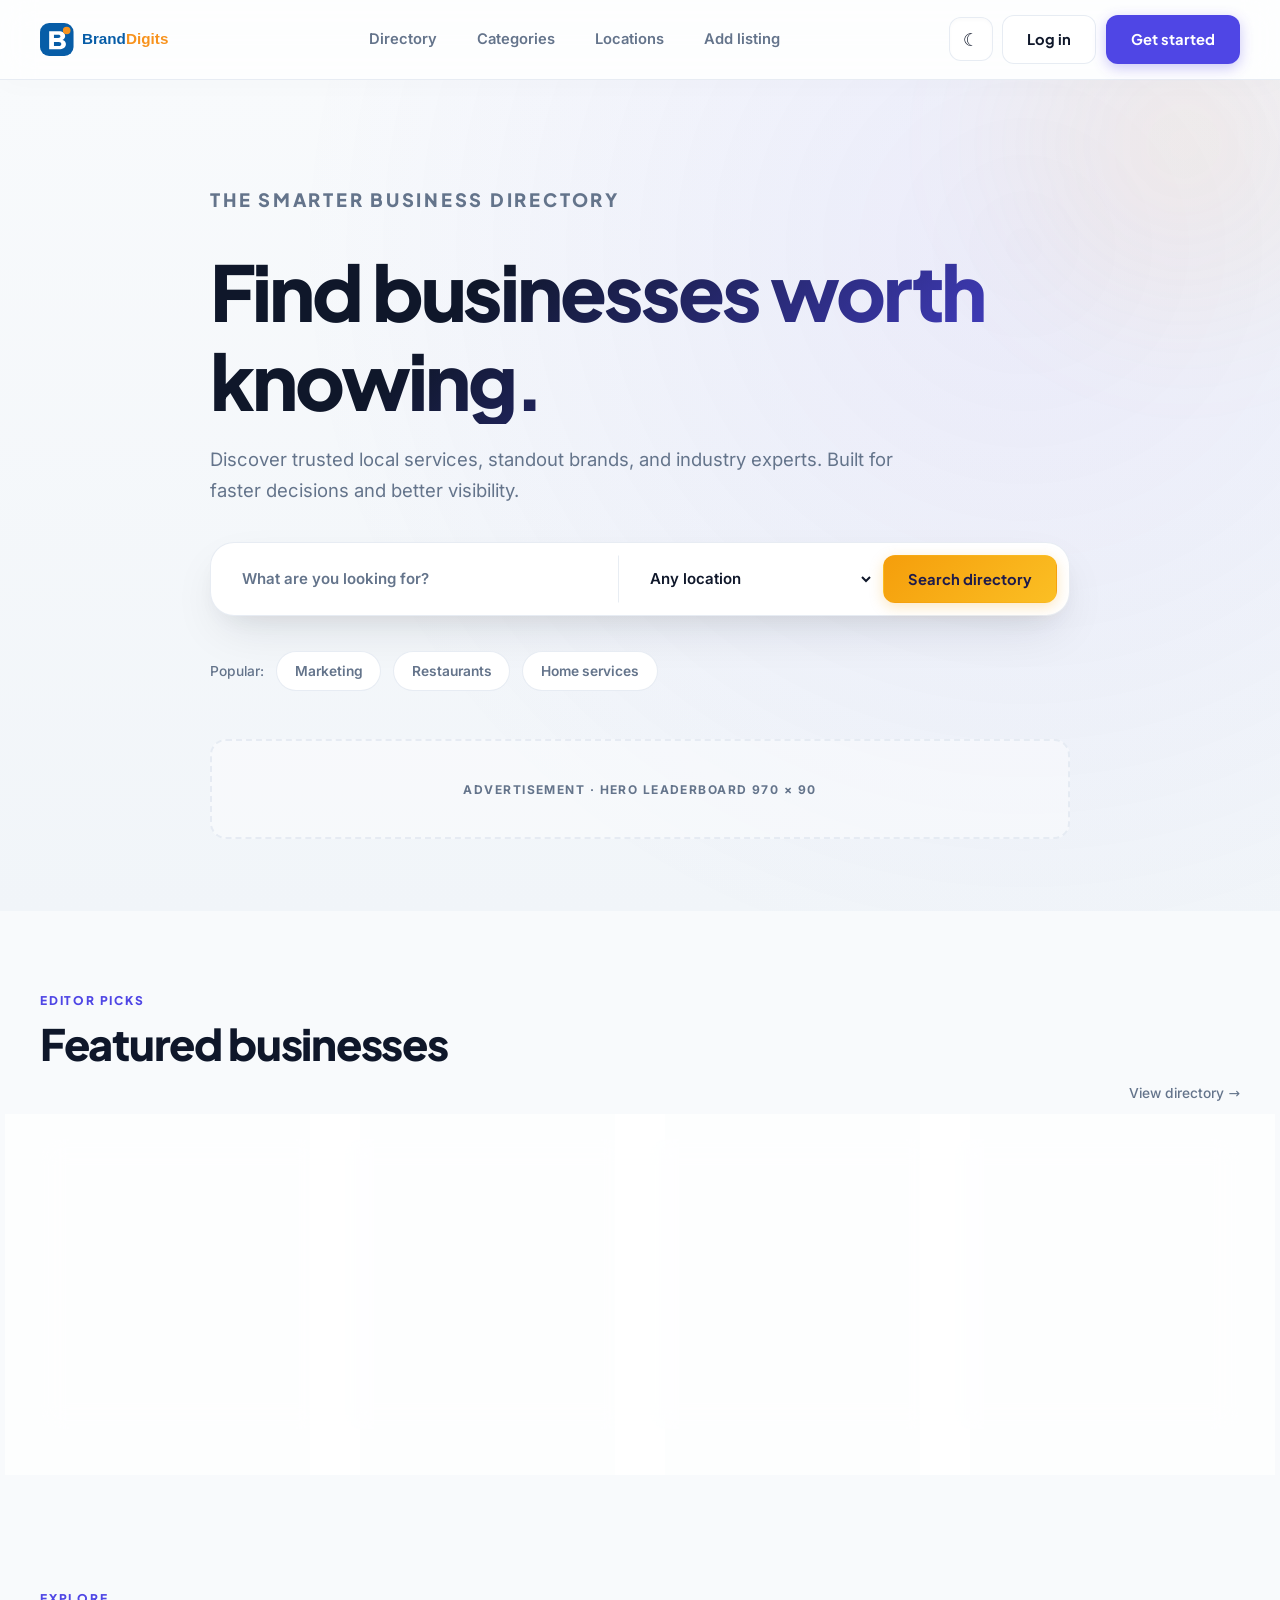
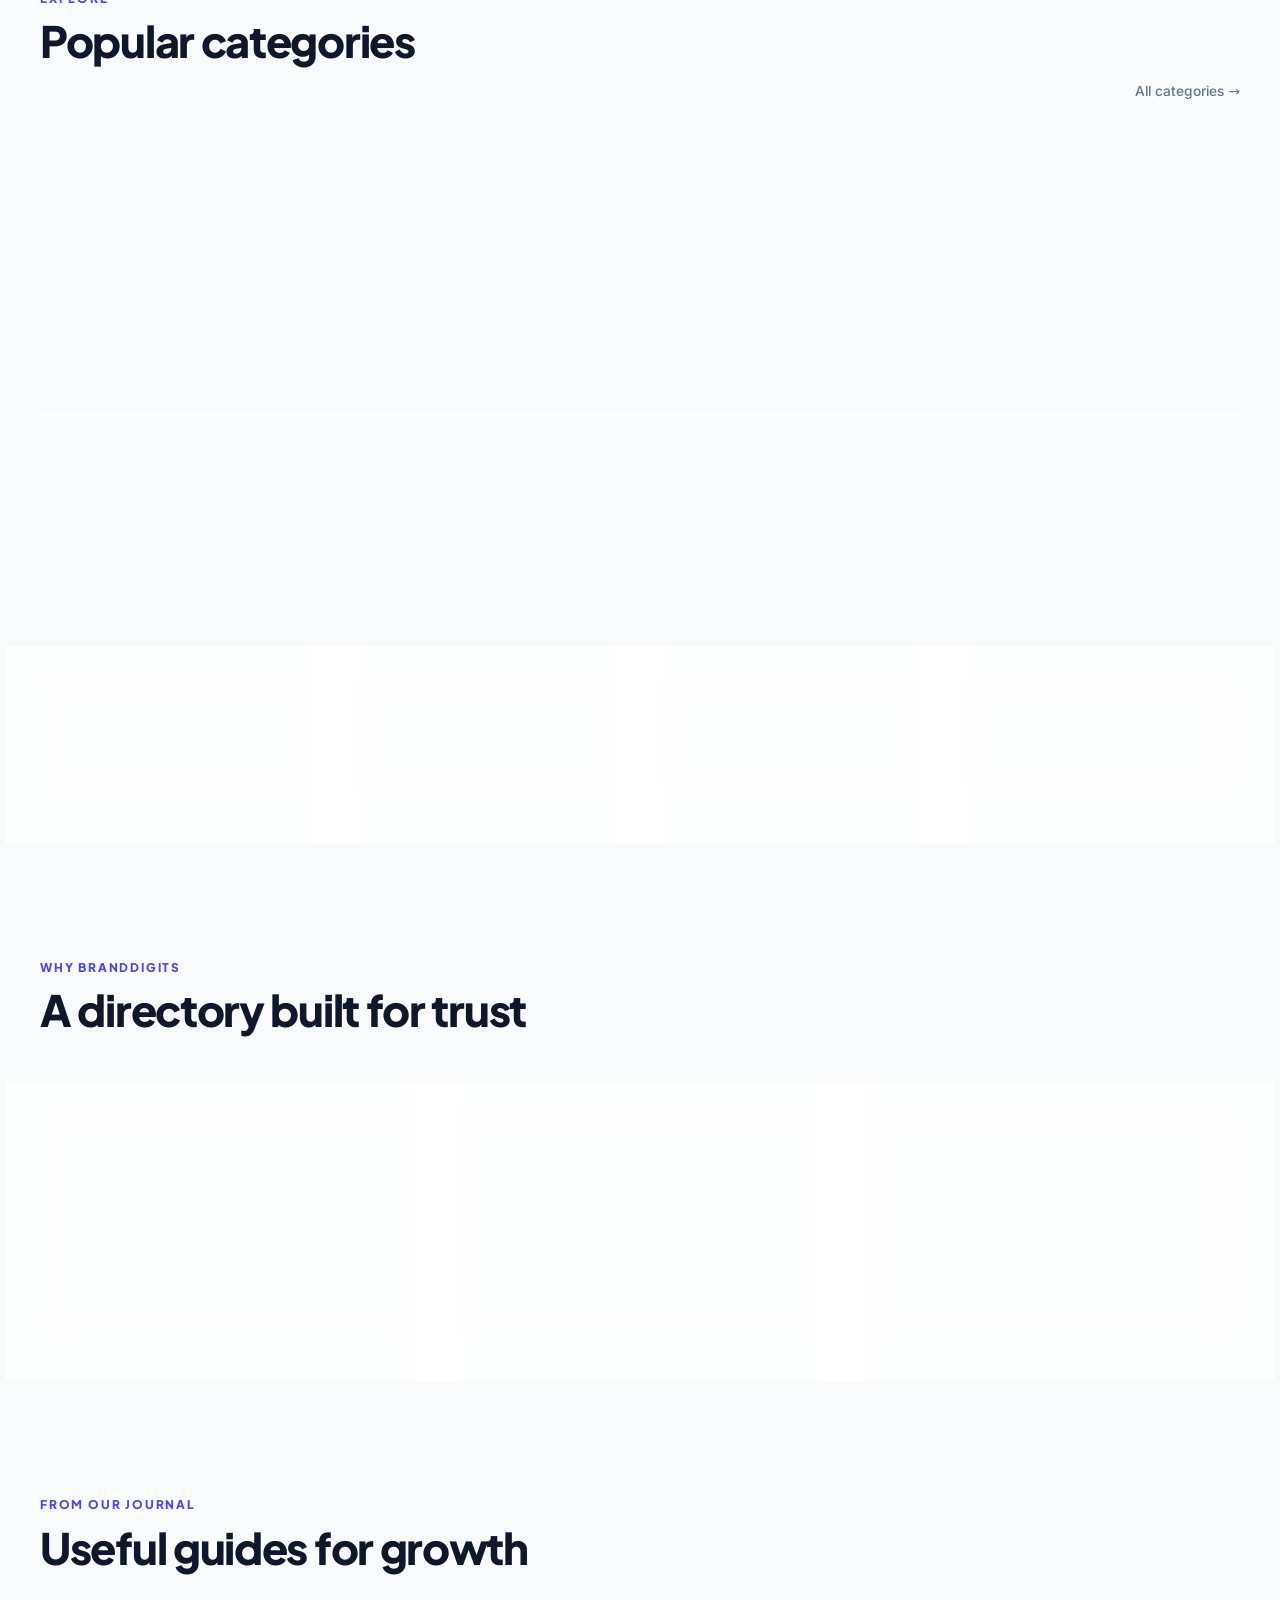
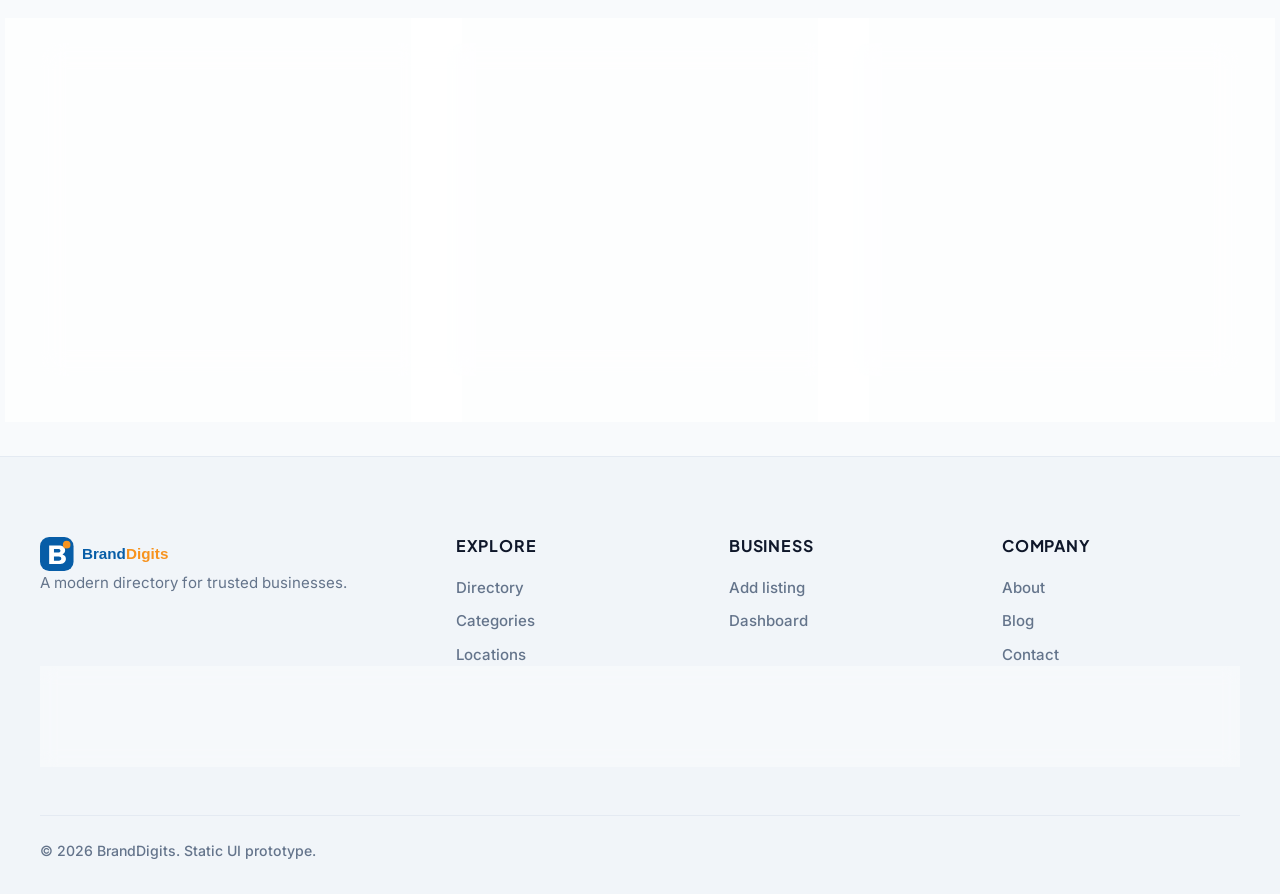
<file: index.html>
<!doctype html>
<html lang="en">
  <head>
    <meta charset="utf-8" />
    <meta name="viewport" content="width=device-width,initial-scale=1" />
    <meta
      name="description"
      content="Discover trusted businesses with BrandDigits."
    />
    <title>BrandDigits | Discover trusted businesses</title>
    <script src="assets/js/boot.js"></script>
    <link rel="stylesheet" href="assets/css/main.css" />
  </head>
  <body>
    <a class="skip" href="#main">Skip to content</a>
    <header class="site-header">
      <div class="container site-header__in">
        <a href="index.html"
          ><img class="logo" src="assets/images/logo.svg" alt="BrandDigits"
        /></a>
        <nav class="nav">
          <a href="listings.html">Directory</a
          ><a href="categories.html">Categories</a
          ><a href="locations.html">Locations</a
          ><a href="submit-listing.html">Add listing</a>
        </nav>
        <div class="actions">
          <button class="icon-btn" data-theme-toggle aria-label="Switch theme">
            ☾</button
          ><a class="btn btn-ghost desktop" href="login.html">Log in</a
          ><a class="btn btn-primary" href="register.html">Get started</a
          ><button
            class="icon-btn nav-toggle"
            data-nav-toggle
            aria-label="Menu"
          >
            ☰
          </button>
        </div>
      </div>
    </header>
    <nav class="mobile-nav" data-mobile-nav>
      <a href="listings.html">Directory</a
      ><a href="categories.html">Categories</a
      ><a href="locations.html">Locations</a
      ><a href="submit-listing.html">Add listing</a
      ><a href="login.html">Log in</a>
    </nav>
    <main id="main">
      <section class="hero">
        <div class="container hero__in">
          <p class="eyebrow">The smarter business directory</p>
          <h1>Find businesses worth knowing.</h1>
          <p>
            Discover trusted local services, standout brands, and industry
            experts. Built for faster decisions and better visibility.
          </p>
          <form class="search" action="listings.html">
            <input
              class="field"
              name="q"
              placeholder="What are you looking for?"
            /><select class="select" aria-label="Location">
              <option>Any location</option>
              <option>New York</option>
              <option>Austin</option></select
            ><button class="btn btn-accent">Search directory</button>
          </form>
          <div class="cluster">
            <span class="meta">Popular:</span
            ><a class="shortcut" href="listings.html">Marketing</a
            ><a class="shortcut" href="listings.html">Restaurants</a
            ><a class="shortcut" href="listings.html">Home services</a>
          </div>
          <div class="ad">Advertisement · Hero leaderboard 970 × 90</div>
        </div>
      </section>
      <section class="section">
        <div class="container">
          <div class="head">
            <div>
              <p class="eyebrow">Editor picks</p>
              <h2>Featured businesses</h2>
            </div>
            <a class="meta" href="listings.html">View directory →</a>
          </div>
          <div class="grid cards">
            <article class="card listing">
              <div class="listing__top">
                <b class="listing__logo">NS</b>
                <div>
                  <h3><a href="listing-detail.html">Northstar Studio</a></h3>
                  <span class="meta">Design Agency · New York</span>
                </div>
              </div>
              <p>Brand identity and product design for ambitious companies.</p>
              <div class="listing__foot">
                <span class="badge badge-orange">Premium</span
                ><a class="meta" href="listing-detail.html">View profile →</a>
              </div>
            </article>
            <article class="card listing">
              <div class="listing__top">
                <b class="listing__logo">LW</b>
                <div>
                  <h3>LedgerWise</h3>
                  <span class="meta">Accounting · Austin</span>
                </div>
              </div>
              <p>Tax strategy and bookkeeping for growing small businesses.</p>
              <div class="listing__foot">
                <span class="badge">Verified</span
                ><span class="meta">View profile →</span>
              </div>
            </article>
            <article class="card listing">
              <div class="listing__top">
                <b class="listing__logo">GD</b>
                <div>
                  <h3>Greenline Dental</h3>
                  <span class="meta">Healthcare · Portland</span>
                </div>
              </div>
              <p>Modern family dentistry with same-day appointments.</p>
              <div class="listing__foot">
                <span class="badge">Featured</span
                ><span class="meta">View profile →</span>
              </div>
            </article>
            <article class="card listing">
              <div class="listing__top">
                <b class="listing__logo">PC</b>
                <div>
                  <h3>PixelCraft Labs</h3>
                  <span class="meta">Technology · San Francisco</span>
                </div>
              </div>
              <p>Web platforms and mobile apps built for measurable growth.</p>
              <div class="listing__foot">
                <span class="badge">Verified</span
                ><span class="meta">View profile →</span>
              </div>
            </article>
          </div>
        </div>
      </section>
      <section class="section soft">
        <div class="container">
          <div class="head">
            <div>
              <p class="eyebrow">Explore</p>
              <h2>Popular categories</h2>
            </div>
            <a class="meta" href="categories.html">All categories →</a>
          </div>
          <div class="grid categories">
            <a class="card category" href="listings.html"
              ><b class="category__icon">⌘</b
              ><span
                ><h3>Technology</h3>
                <span>1,248 listings</span></span
              ></a
            ><a class="card category" href="listings.html"
              ><b class="category__icon">↗</b
              ><span
                ><h3>Marketing</h3>
                <span>864 listings</span></span
              ></a
            ><a class="card category" href="listings.html"
              ><b class="category__icon">✚</b
              ><span
                ><h3>Healthcare</h3>
                <span>732 listings</span></span
              ></a
            ><a class="card category" href="listings.html"
              ><b class="category__icon">⌂</b
              ><span
                ><h3>Home Services</h3>
                <span>1,105 listings</span></span
              ></a
            ><a class="card category" href="listings.html"
              ><b class="category__icon">$</b
              ><span
                ><h3>Finance</h3>
                <span>568 listings</span></span
              ></a
            >
          </div>
        </div>
      </section>
      <section class="section">
        <div class="container">
          <div class="ad">Advertisement · Mid-content responsive unit</div>
        </div>
      </section>
      <section class="section soft">
        <div class="container">
          <div class="stats">
            <div class="card stat">
              <strong>18K+</strong><span class="meta">Active listings</span>
            </div>
            <div class="card stat">
              <strong>320+</strong><span class="meta">Categories</span>
            </div>
            <div class="card stat">
              <strong>4.8/5</strong><span class="meta">Average rating</span>
            </div>
            <div class="card stat">
              <strong>82K</strong><span class="meta">Monthly searches</span>
            </div>
          </div>
        </div>
      </section>
      <section class="section">
        <div class="container">
          <div class="head">
            <div>
              <p class="eyebrow">Why BrandDigits</p>
              <h2>A directory built for trust</h2>
            </div>
          </div>
          <div class="grid cards">
            <article class="card feature">
              <b>✓</b>
              <h3>Quality-first listings</h3>
              <p class="muted">
                Clear profiles help customers make confident decisions.
              </p>
            </article>
            <article class="card feature">
              <b>⌕</b>
              <h3>Faster discovery</h3>
              <p class="muted">
                Useful search and categories keep exploration simple.
              </p>
            </article>
            <article class="card feature">
              <b>↗</b>
              <h3>Built for visibility</h3>
              <p class="muted">
                SEO-friendly pages give every business room to grow.
              </p>
            </article>
          </div>
        </div>
      </section>
      <section class="section soft">
        <div class="container">
          <div class="head">
            <div>
              <p class="eyebrow">From our journal</p>
              <h2>Useful guides for growth</h2>
            </div>
          </div>
          <div class="grid cards">
            <article class="card blog">
              <div class="blog__img"></div>
              <div class="blog__body">
                <span class="badge">Guides</span>
                <h3>How to make your directory listing stand out</h3>
                <a class="meta" href="#">Read article →</a>
              </div>
            </article>
            <article class="card blog">
              <div class="blog__img"></div>
              <div class="blog__body">
                <span class="badge">Marketing</span>
                <h3>Local SEO basics for small businesses</h3>
                <a class="meta" href="#">Read article →</a>
              </div>
            </article>
            <article class="card quote">
              <p>
                “BrandDigits made it easy for new clients to find our studio and
                understand what makes us different.”
              </p>
              <div class="quote__author">
                <b class="avatar">AR</b
                ><span
                  ><strong>Amelia Reed</strong><br /><span class="meta"
                    >Founder, Northstar</span
                  ></span
                >
              </div>
            </article>
          </div>
        </div>
      </section>
    </main>
    <footer class="footer">
      <div class="container">
        <div class="footer-grid">
          <div>
            <img class="logo" src="assets/images/logo.svg" alt="BrandDigits" />
            <p class="muted">A modern directory for trusted businesses.</p>
          </div>
          <div>
            <h3>Explore</h3>
            <div class="footer-links">
              <a href="listings.html">Directory</a
              ><a href="categories.html">Categories</a
              ><a href="locations.html">Locations</a>
            </div>
          </div>
          <div>
            <h3>Business</h3>
            <div class="footer-links">
              <a href="submit-listing.html">Add listing</a
              ><a href="dashboard.html">Dashboard</a>
            </div>
          </div>
          <div>
            <h3>Company</h3>
            <div class="footer-links">
              <a href="#">About</a><a href="#">Blog</a><a href="#">Contact</a>
            </div>
          </div>
        </div>
        <div class="ad">Advertisement · Footer leaderboard</div>
        <div class="copyright">© 2026 BrandDigits. Static UI prototype.</div>
      </div>
    </footer>
    <script type="module" src="assets/js/main.js"></script>
  </body>
</html>
</file>
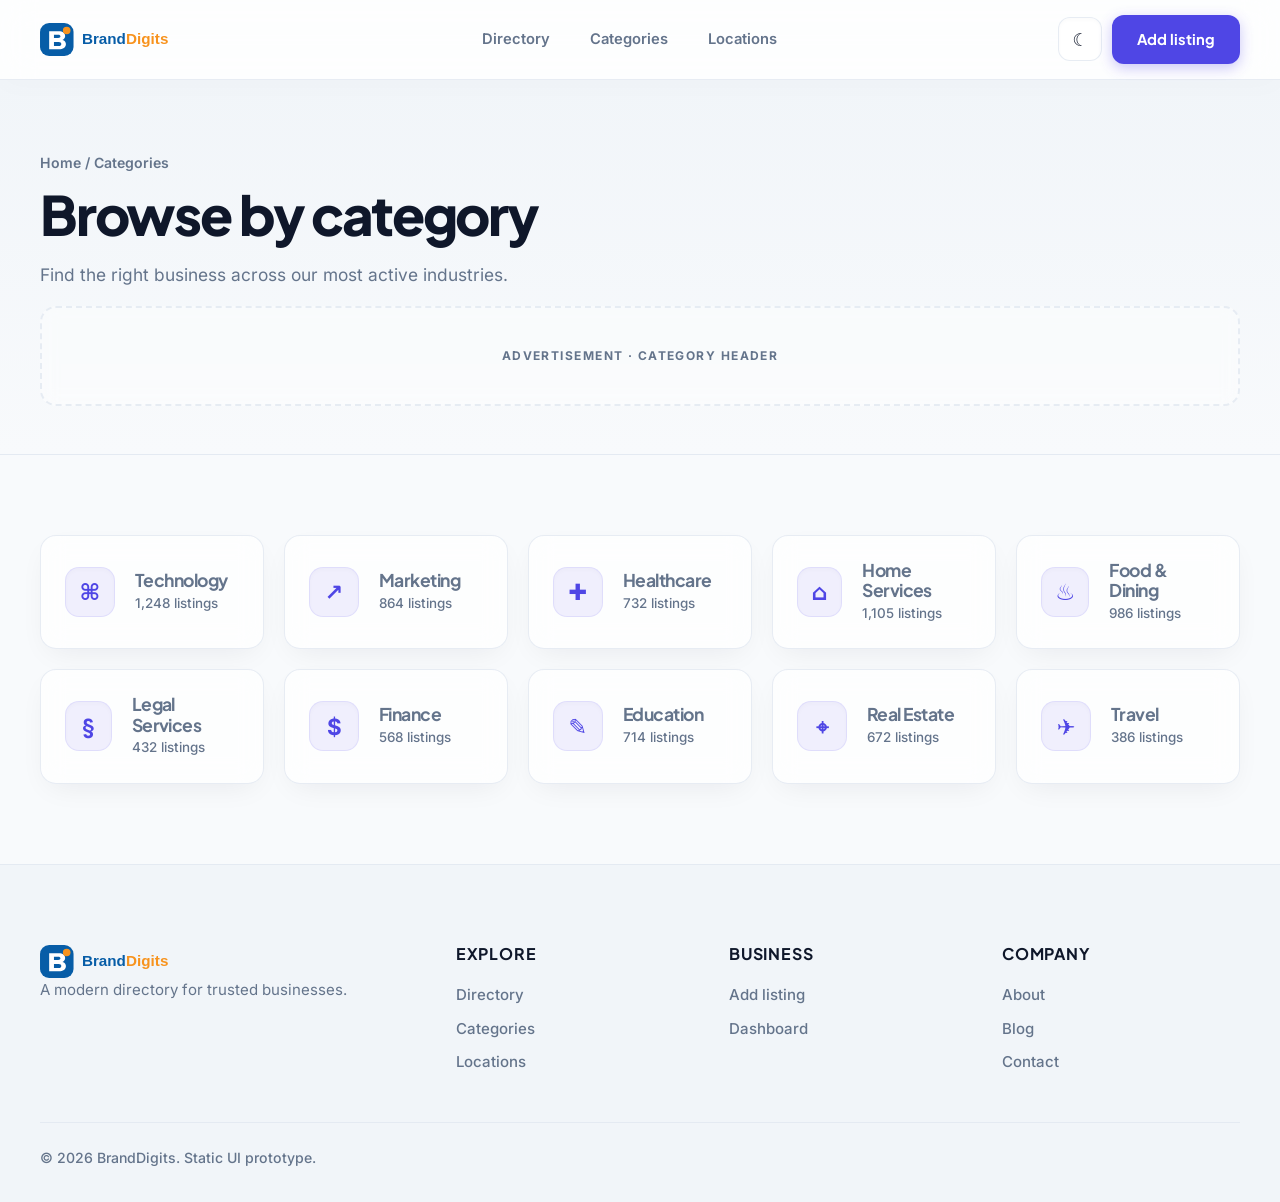
<file: categories.html>
<!doctype html>
<html lang="en">
  <head>
    <meta charset="utf-8" />
    <meta name="viewport" content="width=device-width,initial-scale=1" />
    <title>Categories | BrandDigits</title>
    <script src="assets/js/boot.js"></script>
    <link rel="stylesheet" href="assets/css/main.css" />
  </head>
  <body>
    <header class="site-header">
      <div class="container site-header__in">
        <a href="index.html"
          ><img class="logo" src="assets/images/logo.svg" alt="BrandDigits"
        /></a>
        <nav class="nav">
          <a href="listings.html">Directory</a
          ><a href="categories.html">Categories</a
          ><a href="locations.html">Locations</a>
        </nav>
        <div class="actions">
          <button class="icon-btn" data-theme-toggle>☾</button
          ><a class="btn btn-primary" href="submit-listing.html">Add listing</a>
        </div>
      </div>
    </header>
    <main>
      <section class="page-head">
        <div class="container">
          <div class="crumb">Home / Categories</div>
          <h1>Browse by category</h1>
          <p class="muted">
            Find the right business across our most active industries.
          </p>
          <div class="ad">Advertisement · Category header</div>
        </div>
      </section>
      <section class="section">
        <div class="container">
          <div class="grid categories">
            <a class="card category"
              ><b class="category__icon">⌘</b
              ><span
                ><h3>Technology</h3>
                <span>1,248 listings</span></span
              ></a
            ><a class="card category"
              ><b class="category__icon">↗</b
              ><span
                ><h3>Marketing</h3>
                <span>864 listings</span></span
              ></a
            ><a class="card category"
              ><b class="category__icon">✚</b
              ><span
                ><h3>Healthcare</h3>
                <span>732 listings</span></span
              ></a
            ><a class="card category"
              ><b class="category__icon">⌂</b
              ><span
                ><h3>Home Services</h3>
                <span>1,105 listings</span></span
              ></a
            ><a class="card category"
              ><b class="category__icon">♨</b
              ><span
                ><h3>Food & Dining</h3>
                <span>986 listings</span></span
              ></a
            ><a class="card category"
              ><b class="category__icon">§</b
              ><span
                ><h3>Legal Services</h3>
                <span>432 listings</span></span
              ></a
            ><a class="card category"
              ><b class="category__icon">$</b
              ><span
                ><h3>Finance</h3>
                <span>568 listings</span></span
              ></a
            ><a class="card category"
              ><b class="category__icon">✎</b
              ><span
                ><h3>Education</h3>
                <span>714 listings</span></span
              ></a
            ><a class="card category"
              ><b class="category__icon">⌖</b
              ><span
                ><h3>Real Estate</h3>
                <span>672 listings</span></span
              ></a
            ><a class="card category"
              ><b class="category__icon">✈</b
              ><span
                ><h3>Travel</h3>
                <span>386 listings</span></span
              ></a
            >
          </div>
        </div>
      </section>
    </main>
    <footer class="footer">
      <div class="container">
        <div class="footer-grid">
          <div>
            <img class="logo" src="assets/images/logo.svg" alt="BrandDigits" />
            <p class="muted">A modern directory for trusted businesses.</p>
          </div>
          <div>
            <h3>Explore</h3>
            <div class="footer-links">
              <a href="listings.html">Directory</a>
              <a href="categories.html">Categories</a>
              <a href="locations.html">Locations</a>
            </div>
          </div>
          <div>
            <h3>Business</h3>
            <div class="footer-links">
              <a href="submit-listing.html">Add listing</a>
              <a href="dashboard.html">Dashboard</a>
            </div>
          </div>
          <div>
            <h3>Company</h3>
            <div class="footer-links">
              <a href="#">About</a>
              <a href="#">Blog</a>
              <a href="#">Contact</a>
            </div>
          </div>
        </div>
        <div class="copyright">© 2026 BrandDigits. Static UI prototype.</div>
      </div>
    </footer>

    <script type="module" src="assets/js/main.js"></script>
  </body>
</html>
</file>
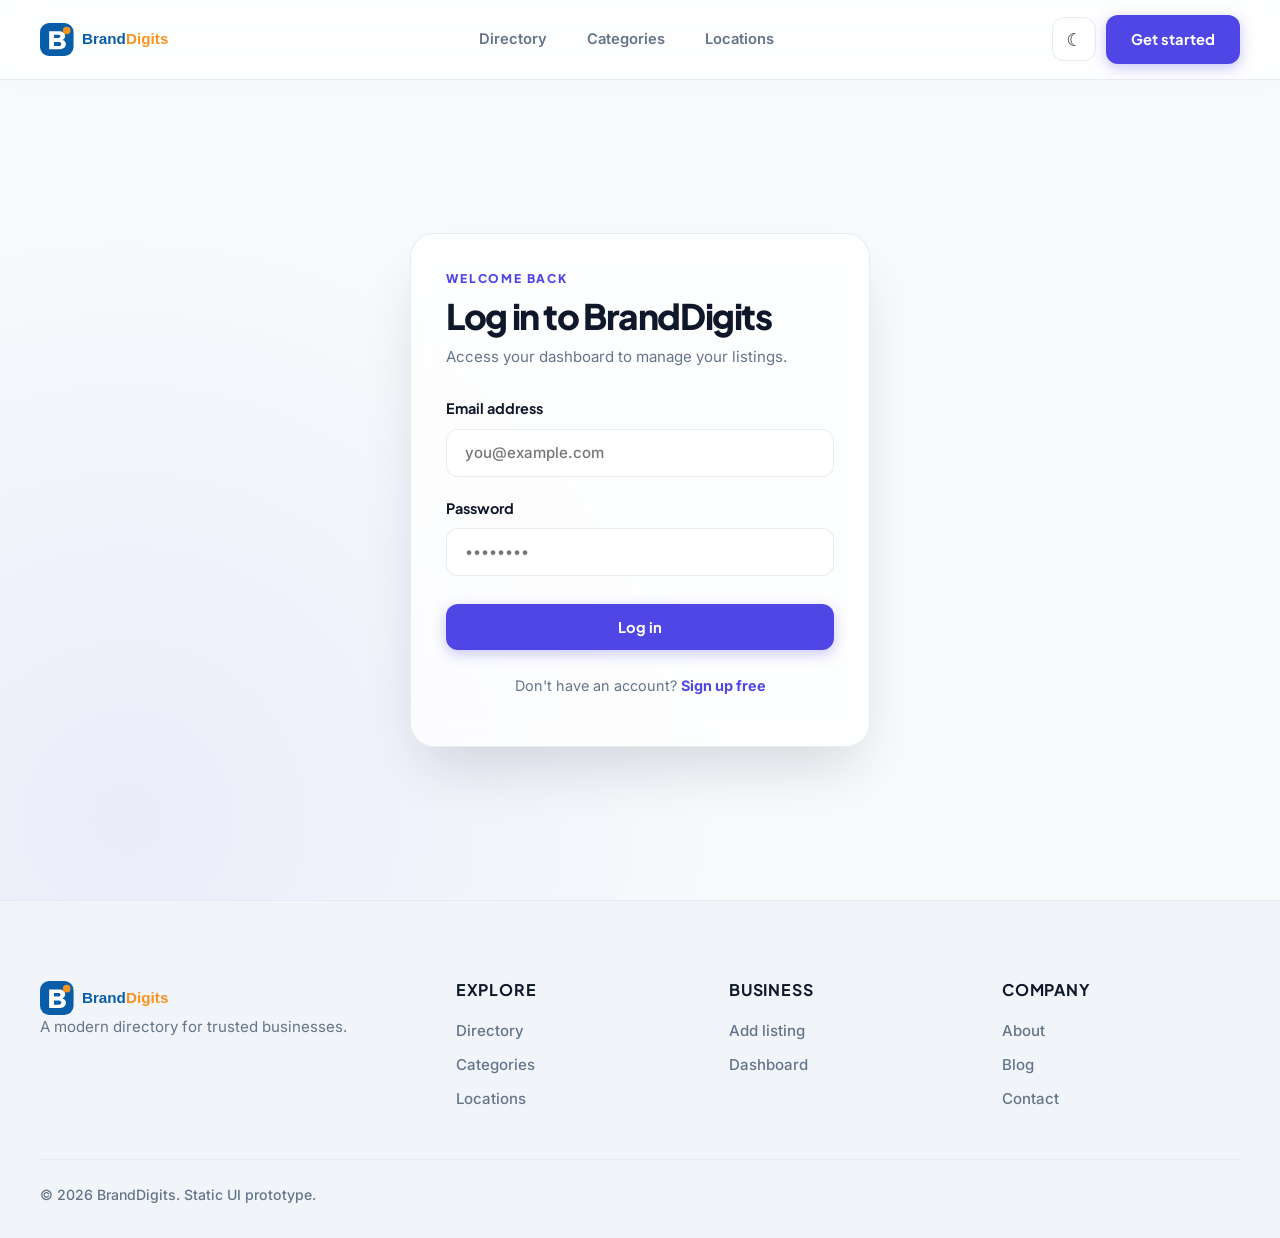
<file: dashboard.html>
<!doctype html>
<html lang="en">
  <head>
    <meta charset="utf-8" />
    <meta name="viewport" content="width=device-width,initial-scale=1" />
    <meta
      name="description"
      content="Manage your BrandDigits business listings and track analytics."
    />
    <title>Dashboard | BrandDigits</title>
    <script src="assets/js/boot.js"></script>
    <link rel="stylesheet" href="assets/css/main.css" />
    <style>
      .listing-row {
        transition: all 0.4s ease;
      }
      .listing-row.deleting {
        transform: translateX(100px);
        opacity: 0;
      }
    </style>
  </head>
  <body>
    <a class="skip" href="#main">Skip to content</a>
    <header class="site-header">
      <div class="container site-header__in">
        <a href="index.html"
          ><img class="logo" src="assets/images/logo.svg" alt="BrandDigits"
        /></a>
        <nav class="nav" id="header-nav">
          <a href="listings.html">Directory</a>
          <a href="categories.html">Categories</a>
          <a href="locations.html">Locations</a>
        </nav>
        <div class="actions" id="header-actions">
          <button class="icon-btn" data-theme-toggle aria-label="Switch theme">
            ☾
          </button>
          <span
            id="user-profile"
            class="muted"
            style="display: none; font-weight: 700"
          ></span>
          <a class="btn btn-primary btn-small" href="submit-listing.html"
            >Add listing</a
          >
          <button id="logout-btn" class="btn btn-small btn-ghost">
            Log out
          </button>
        </div>
      </div>
    </header>

    <main id="main">
      <section class="page-head">
        <div
          class="container"
          style="
            display: flex;
            justify-content: space-between;
            align-items: center;
            flex-wrap: wrap;
            gap: 1rem;
          "
        >
          <div>
            <div class="crumb"><a href="index.html">Home</a> / Dashboard</div>
            <h1>Your Dashboard</h1>
            <p class="muted">
              Hello,
              <span
                id="user-greeting"
                style="font-weight: 700; color: var(--primary)"
              ></span
              >. Manage your business profiles and analyze listings performance.
            </p>
          </div>
          <a class="btn btn-primary" href="submit-listing.html"
            >+ Add new business</a
          >
        </div>
      </section>

      <section class="section">
        <div class="container dashboard">
          <aside class="dash-nav">
            <div class="card content" style="padding: 1rem">
              <a href="dashboard.html" class="active">📋 My listings</a>
              <a href="submit-listing.html">➕ Add business</a>
              <a href="listings.html">🔍 Search directory</a>
              <hr
                style="
                  border: 0;
                  border-top: 1px solid var(--border);
                  margin: 1rem 0;
                "
              />
              <a href="#" id="dash-logout" style="color: #ef4444"
                >🚪 Sign out</a
              >
            </div>
          </aside>

          <div class="stack">
            <div class="dash-stats">
              <div class="card dash-stat">
                <strong id="stat-count">0</strong>
                <span class="meta">Active Listings</span>
              </div>
              <div class="card dash-stat">
                <strong id="stat-rating">0.0</strong>
                <span class="meta">Average Rating</span>
              </div>
              <div class="card dash-stat">
                <strong>920</strong>
                <span class="meta">Weekly Views</span>
              </div>
              <div class="card dash-stat">
                <strong>104</strong>
                <span class="meta">Link Clicks</span>
              </div>
            </div>

            <div class="card content" style="overflow: hidden">
              <h2
                style="
                  font-size: 1.4rem;
                  margin-bottom: 1rem;
                  display: flex;
                  justify-content: space-between;
                  align-items: center;
                "
              >
                <span>Business listings</span>
                <span class="badge" id="listings-badge">0 total</span>
              </h2>

              <div class="table-wrap">
                <table class="table" id="dashboard-listings-table">
                  <thead>
                    <tr>
                      <th>Business</th>
                      <th>Category</th>
                      <th>Location</th>
                      <th>Badge Status</th>
                      <th style="text-align: right">Actions</th>
                    </tr>
                  </thead>
                  <tbody id="dashboard-listings-body"></tbody>
                </table>
              </div>

              <div
                class="empty"
                id="dashboard-empty-state"
                style="display: none"
              >
                <p
                  class="muted"
                  style="font-size: 1.1rem; margin-bottom: 1.25rem"
                >
                  You haven't listed any businesses yet.
                </p>
                <a href="submit-listing.html" class="btn btn-primary"
                  >Submit your first business</a
                >
              </div>
            </div>
          </div>
        </div>
      </section>
    </main>

    <footer class="footer">
      <div class="container">
        <div class="footer-grid">
          <div>
            <img class="logo" src="assets/images/logo.svg" alt="BrandDigits" />
            <p class="muted">A modern directory for trusted businesses.</p>
          </div>
          <div>
            <h3>Explore</h3>
            <div class="footer-links">
              <a href="listings.html">Directory</a>
              <a href="categories.html">Categories</a>
              <a href="locations.html">Locations</a>
            </div>
          </div>
          <div>
            <h3>Business</h3>
            <div class="footer-links">
              <a href="submit-listing.html">Add listing</a>
              <a href="dashboard.html">Dashboard</a>
            </div>
          </div>
          <div>
            <h3>Company</h3>
            <div class="footer-links">
              <a href="#">About</a>
              <a href="#">Blog</a>
              <a href="#">Contact</a>
            </div>
          </div>
        </div>
        <div class="copyright">© 2026 BrandDigits. Static UI prototype.</div>
      </div>
    </footer>

    <script type="module">
      import { db } from "./assets/js/db.js";

      const user = db.getCurrentUser();
      if (!user) {
        window.location.href = "login.html";
      }

      document.getElementById("user-profile").textContent = user.name;
      document.getElementById("user-profile").style.display = "inline";
      document.getElementById("user-greeting").textContent = user.name;

      const handleLogout = () => {
        db.logout();
        window.location.href = "index.html";
      };

      document
        .getElementById("logout-btn")
        .addEventListener("click", handleLogout);
      document.getElementById("dash-logout").addEventListener("click", (e) => {
        e.preventDefault();
        handleLogout();
      });

      const loadUserListings = () => {
        const allListings = db.getListings();
        const userListings = allListings.filter(
          (l) =>
            l.author === user.email || user.email === "admin@branddigits.com",
        );

        const countEl = document.getElementById("stat-count");
        const ratingEl = document.getElementById("stat-rating");
        const badgeEl = document.getElementById("listings-badge");
        const tableBody = document.getElementById("dashboard-listings-body");
        const emptyState = document.getElementById("dashboard-empty-state");
        const tableWrap = document.querySelector(".table-wrap");

        countEl.textContent = userListings.length;
        badgeEl.textContent = `${userListings.length} active`;

        if (userListings.length > 0) {
          const totalRating = userListings.reduce(
            (sum, item) => sum + (item.rating || 5.0),
            0,
          );
          ratingEl.textContent = (totalRating / userListings.length).toFixed(1);
        } else {
          ratingEl.textContent = "0.0";
        }

        tableBody.innerHTML = "";
        if (userListings.length === 0) {
          tableWrap.style.display = "none";
          emptyState.style.display = "block";
        } else {
          tableWrap.style.display = "block";
          emptyState.style.display = "none";

          userListings.forEach((listing) => {
            const tr = document.createElement("tr");
            tr.className = "listing-row";
            tr.id = `listing-${listing.id}`;

            let badgeClass = "badge";
            if (listing.badge === "Premium") badgeClass += " badge-orange";

            tr.innerHTML = `
              <td>
                <div style="display:flex; align-items:center; gap:0.75rem;">
                  <strong style="font-family:'Plus Jakarta Sans',sans-serif; font-size:1.05rem;">${listing.title}</strong>
                </div>
              </td>
              <td class="meta">${listing.category}</td>
              <td class="meta">${listing.location}</td>
              <td><span class="${badgeClass}">${listing.badge || "Verified"}</span></td>
              <td style="text-align: right;">
                <a href="submit-listing.html?id=${listing.id}" class="btn btn-ghost btn-small" style="margin-right:0.35rem;">Edit</a>
                <button class="btn btn-ghost btn-small btn-delete" data-id="${listing.id}" style="border-color:rgba(239, 68, 68, 0.2); color:#ef4444;">Delete</button>
              </td>
            `;
            tableBody.appendChild(tr);
          });

          document.querySelectorAll(".btn-delete").forEach((btn) => {
            btn.addEventListener("click", () => {
              const id = btn.dataset.id;
              if (confirm("Are you sure you want to delete this listing?")) {
                const row = document.getElementById(`listing-${id}`);
                row.classList.add("deleting");

                setTimeout(() => {
                  db.deleteListing(id);
                  loadUserListings();
                }, 400);
              }
            });
          });
        }
      };

      loadUserListings();
    </script>
    <script type="module" src="assets/js/main.js"></script>
  </body>
</html>
</file>
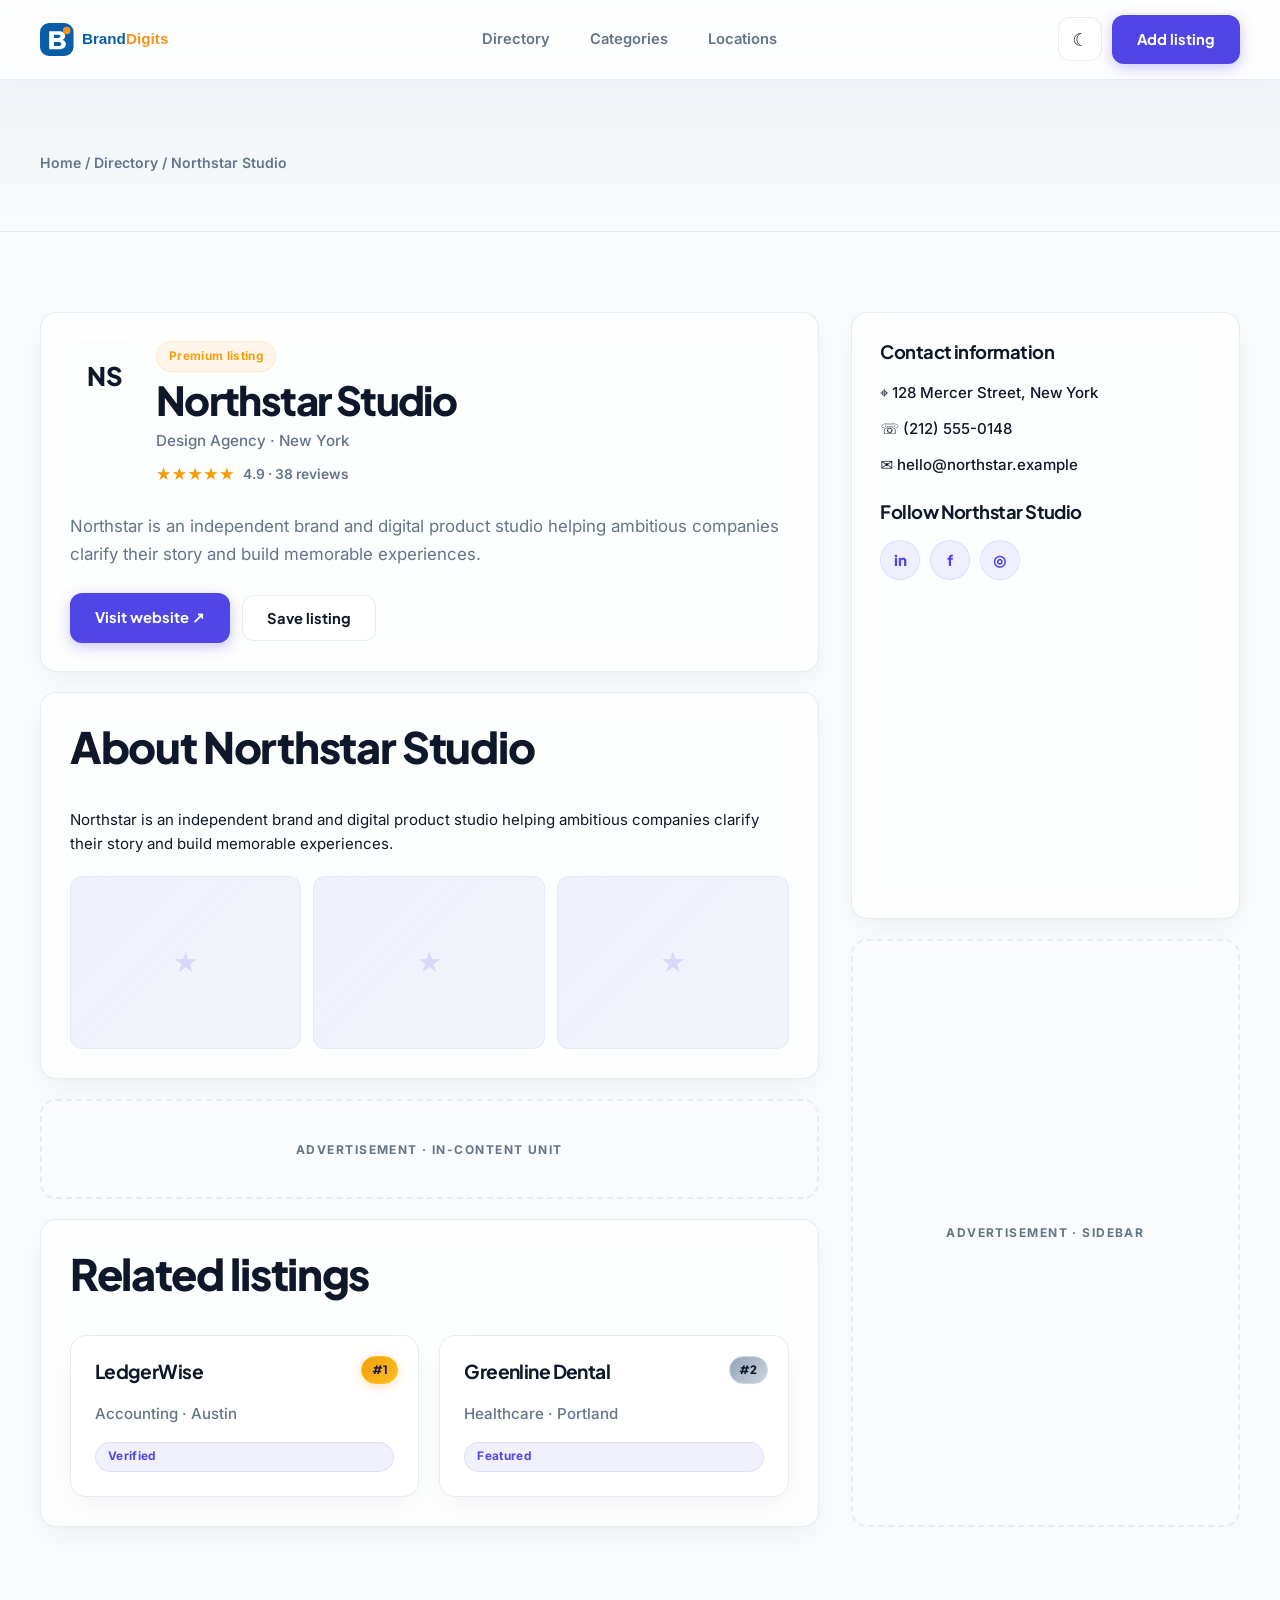
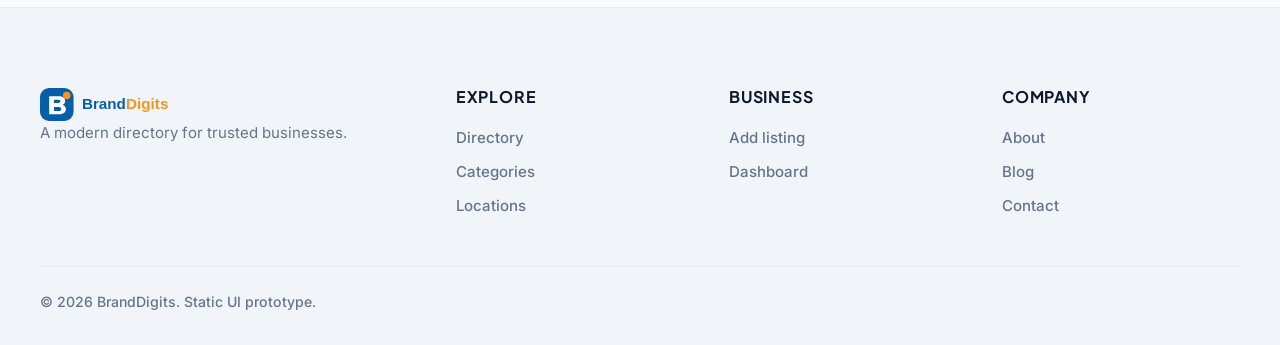
<file: listing-detail.html>
<!doctype html>
<html lang="en">
  <head>
    <meta charset="utf-8" />
    <meta name="viewport" content="width=device-width,initial-scale=1" />
    <title>Northstar Studio | BrandDigits</title>
    <script src="assets/js/boot.js"></script>
    <link rel="stylesheet" href="assets/css/main.css" />
  </head>
  <body>
    <header class="site-header">
      <div class="container site-header__in">
        <a href="index.html"
          ><img class="logo" src="assets/images/logo.svg" alt="BrandDigits"
        /></a>
        <nav class="nav">
          <a href="listings.html">Directory</a
          ><a href="categories.html">Categories</a
          ><a href="locations.html">Locations</a>
        </nav>
        <div class="actions">
          <button class="icon-btn" data-theme-toggle>☾</button
          ><a class="btn btn-primary" href="submit-listing.html">Add listing</a
          ><button class="icon-btn nav-toggle" data-nav-toggle>☰</button>
        </div>
      </div>
    </header>
    <nav class="mobile-nav" data-mobile-nav>
      <a href="listings.html">Directory</a
      ><a href="categories.html">Categories</a>
    </nav>
    <main>
      <section class="page-head">
        <div class="container">
          <div class="crumb">
            <a href="index.html">Home</a> /
            <a href="listings.html">Directory</a> / Northstar Studio
          </div>
        </div>
      </section>
      <section class="section">
        <div class="container split">
          <div class="stack">
            <article class="card content">
              <div class="listing__top">
                <b class="listing__logo">NS</b>
                <div>
                  <span class="badge badge-orange">Premium listing</span>
                  <h1 style="font-size: 2.3rem; margin: 0.35rem 0">
                    Northstar Studio
                  </h1>
                  <div class="meta">Design Agency · New York, NY</div>
                  <div class="rating">
                    ★★★★★ <span class="meta">4.9 · 38 reviews</span>
                  </div>
                </div>
              </div>
              <p class="muted">
                Northstar is an independent brand and digital product studio
                helping ambitious companies clarify their story and build
                memorable experiences.
              </p>
              <div class="cluster">
                <a class="btn btn-primary" href="#">Visit website ↗</a
                ><button class="btn btn-ghost">Save listing</button>
              </div>
            </article>
            <article class="card content">
              <h2>About Northstar</h2>
              <p>
                We partner with teams at pivotal stages of growth. Our work
                spans visual identity, product strategy, web design, and digital
                launch campaigns.
              </p>
              <div class="gallery"><b></b><b></b><b></b></div>
            </article>
            <div class="ad">Advertisement · In-content unit</div>
            <article class="card content">
              <h2>Related listings</h2>
              <div class="grid cards">
                <article class="card listing">
                  <h3>PixelCraft Labs</h3>
                  <p>Technology · San Francisco</p>
                  <span class="badge">Verified</span>
                </article>
                <article class="card listing">
                  <h3>Signal Marketing</h3>
                  <p>Marketing · Boston</p>
                  <span class="badge">Featured</span>
                </article>
              </div>
            </article>
          </div>
          <aside class="stack">
            <article class="card content">
              <h3>Contact information</h3>
              <div class="contact">
                <span>⌖ 128 Mercer Street, New York</span
                ><span>☏ (212) 555-0148</span
                ><span>✉ hello@northstar.example</span>
              </div>
              <h3>Follow Northstar</h3>
              <div class="social"><a>in</a><a>f</a><a>◎</a></div>
            </article>
            <div class="ad ad-side">Advertisement · Sidebar</div>
          </aside>
        </div>
      </section>
    </main>
    <footer class="footer">
      <div class="container">
        <div class="footer-grid">
          <div>
            <img class="logo" src="assets/images/logo.svg" alt="BrandDigits" />
            <p class="muted">A modern directory for trusted businesses.</p>
          </div>
          <div>
            <h3>Explore</h3>
            <div class="footer-links">
              <a href="listings.html">Directory</a>
              <a href="categories.html">Categories</a>
              <a href="locations.html">Locations</a>
            </div>
          </div>
          <div>
            <h3>Business</h3>
            <div class="footer-links">
              <a href="submit-listing.html">Add listing</a>
              <a href="dashboard.html">Dashboard</a>
            </div>
          </div>
          <div>
            <h3>Company</h3>
            <div class="footer-links">
              <a href="#">About</a>
              <a href="#">Blog</a>
              <a href="#">Contact</a>
            </div>
          </div>
        </div>
        <div class="copyright">© 2026 BrandDigits. Static UI prototype.</div>
      </div>
    </footer>

    <script type="module" src="assets/js/main.js"></script>
  </body>
</html>
</file>
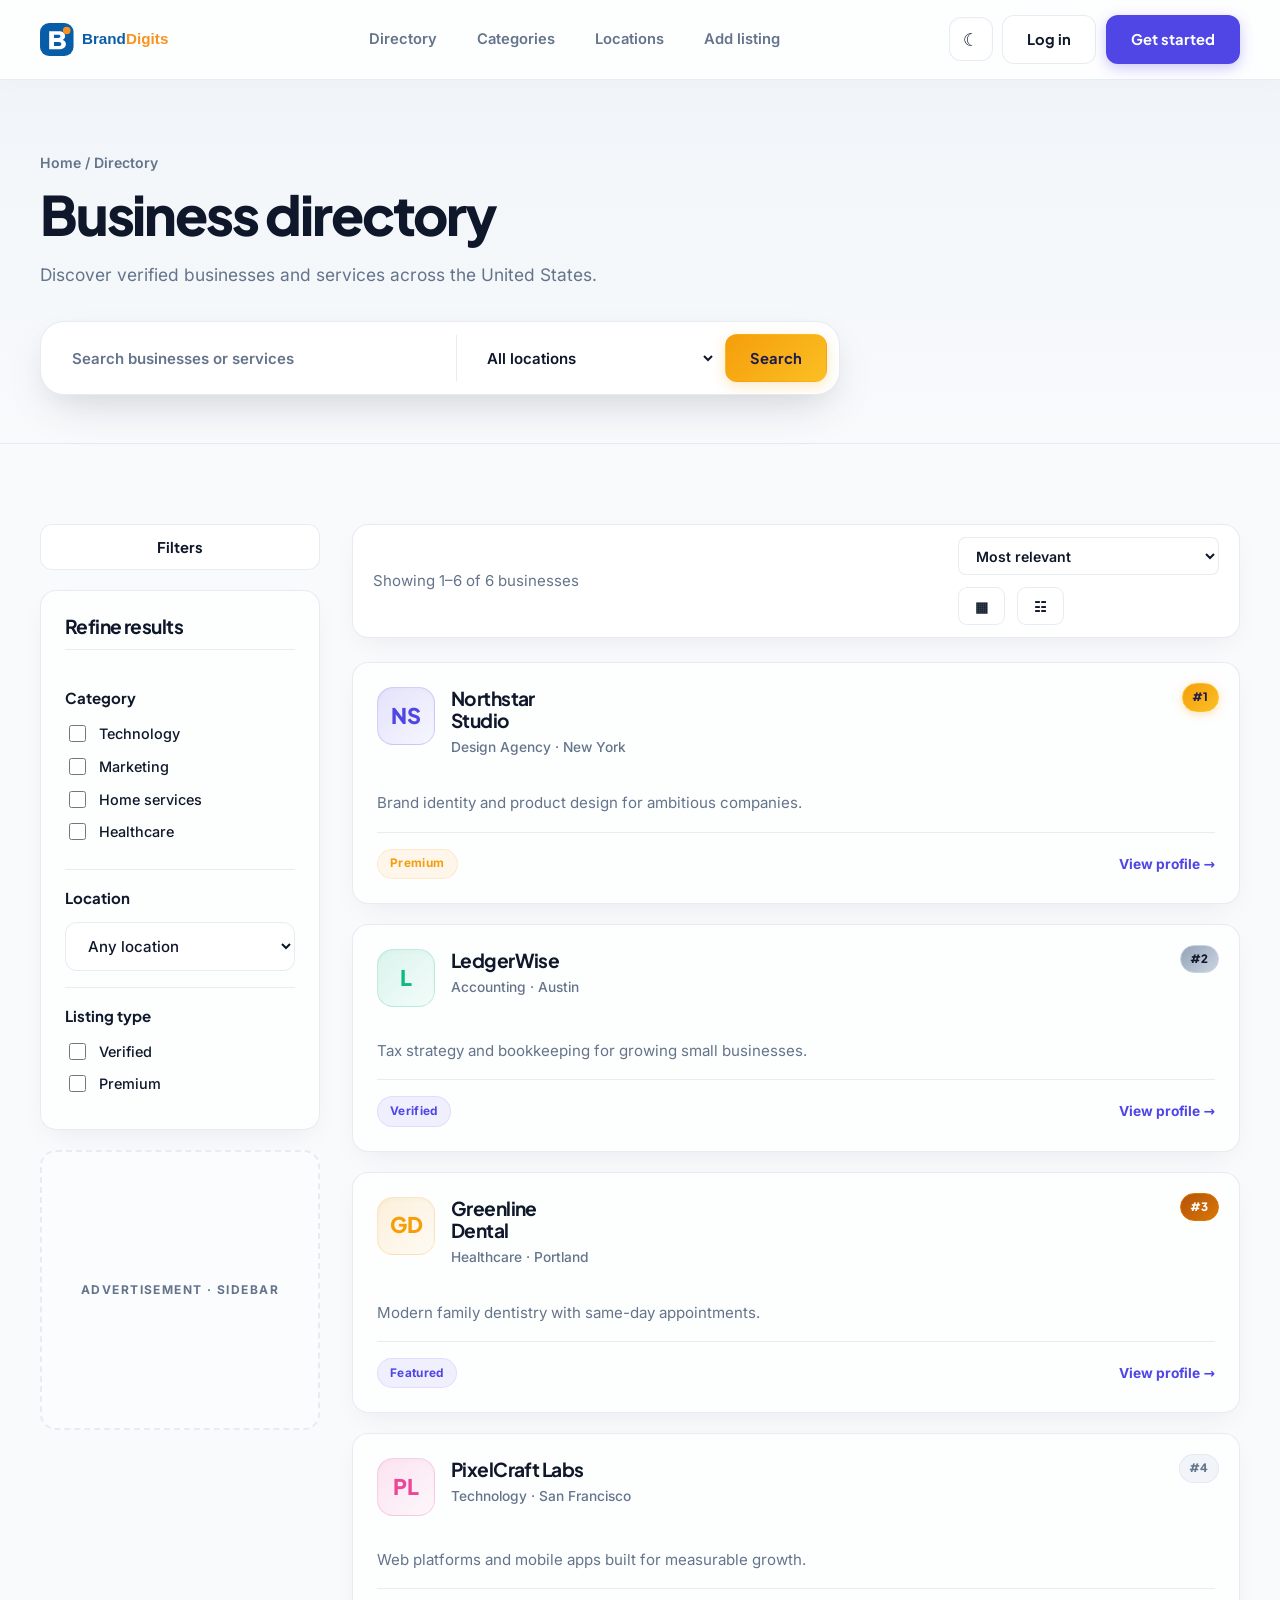
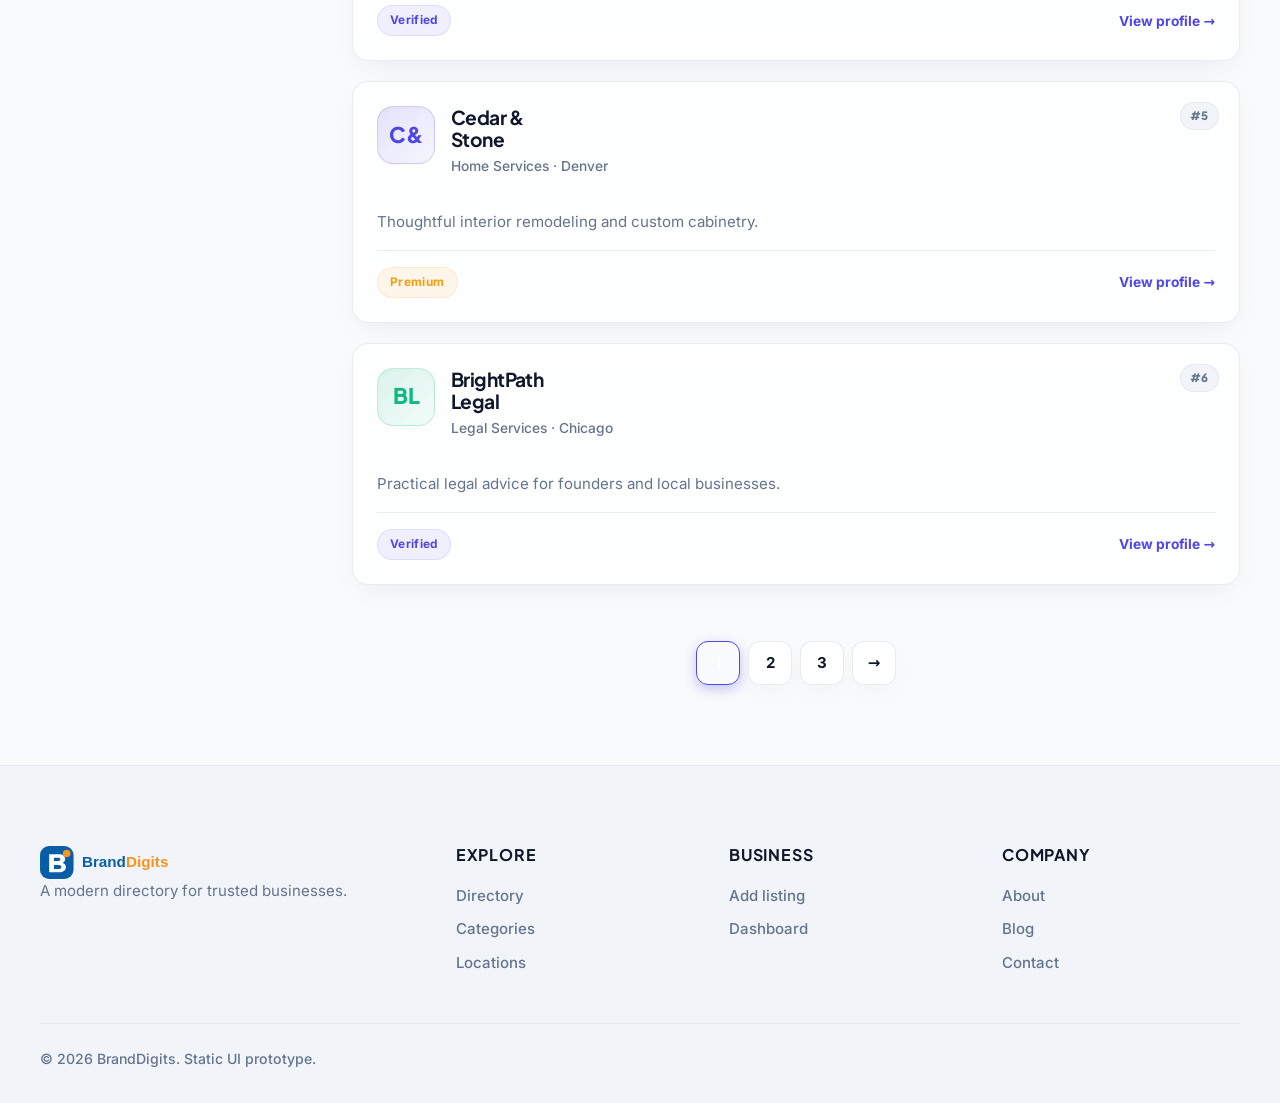
<file: listings.html>
<!doctype html>
<html lang="en">
  <head>
    <meta charset="utf-8" />
    <meta name="viewport" content="width=device-width,initial-scale=1" />
    <title>Business Directory | BrandDigits</title>
    <script src="assets/js/boot.js"></script>
    <link rel="stylesheet" href="assets/css/main.css" />
  </head>
  <body>
    <header class="site-header">
      <div class="container site-header__in">
        <a href="index.html"
          ><img class="logo" src="assets/images/logo.svg" alt="BrandDigits"
        /></a>
        <nav class="nav">
          <a href="listings.html">Directory</a
          ><a href="categories.html">Categories</a
          ><a href="locations.html">Locations</a
          ><a href="submit-listing.html">Add listing</a>
        </nav>
        <div class="actions">
          <button class="icon-btn" data-theme-toggle>☾</button
          ><a class="btn btn-ghost desktop" href="login.html">Log in</a
          ><a class="btn btn-primary" href="register.html">Get started</a
          ><button class="icon-btn nav-toggle" data-nav-toggle>☰</button>
        </div>
      </div>
    </header>
    <nav class="mobile-nav" data-mobile-nav>
      <a href="listings.html">Directory</a
      ><a href="categories.html">Categories</a
      ><a href="locations.html">Locations</a>
    </nav>
    <main>
      <section class="page-head">
        <div class="container">
          <div class="crumb"><a href="index.html">Home</a> / Directory</div>
          <h1>Business directory</h1>
          <p class="muted">
            Discover verified businesses and services across the United States.
          </p>
          <form class="search" action="listings.html">
            <input
              class="field"
              placeholder="Search businesses or services"
            /><select class="select">
              <option>All locations</option>
              <option>New York</option>
              <option>Austin</option></select
            ><button class="btn btn-accent">Search</button>
          </form>
        </div>
      </section>
      <section class="section">
        <div class="container filter-layout">
          <aside class="directory-sidebar">
            <button class="btn btn-ghost btn-full" data-filter-toggle>
              Filters
            </button>
            <div class="card filter" data-filters>
              <h3>Refine results</h3>
              <section>
                <strong>Category</strong
                ><label class="check"
                  ><input type="checkbox" /> Technology</label
                ><label class="check"><input type="checkbox" /> Marketing</label
                ><label class="check"
                  ><input type="checkbox" /> Home services</label
                ><label class="check"
                  ><input type="checkbox" /> Healthcare</label
                >
              </section>
              <section>
                <strong>Location</strong
                ><select class="select">
                  <option>Any location</option>
                  <option>New York</option>
                  <option>California</option>
                </select>
              </section>
              <section>
                <strong>Listing type</strong
                ><label class="check"><input type="checkbox" /> Verified</label
                ><label class="check"><input type="checkbox" /> Premium</label>
              </section>
            </div>
            <div class="ad ad-side">Advertisement · Sidebar</div>
          </aside>
          <div>
            <div class="toolbar">
              <span class="muted">Showing 1–8 of 18,432 businesses</span>
              <div class="cluster">
                <select class="select">
                  <option>Most relevant</option>
                  <option>Newest</option>
                  <option>A–Z</option></select
                ><button class="btn btn-ghost btn-small">▦</button
                ><button class="btn btn-ghost btn-small">☷</button>
              </div>
            </div>
            <div class="grid cards directory-listings">
              <article class="card listing">
                <div class="listing__top">
                  <b class="listing__logo">NS</b>
                  <div>
                    <h3><a href="listing-detail.html">Northstar Studio</a></h3>
                    <span class="meta">Design Agency · New York</span>
                  </div>
                </div>
                <p>
                  Brand identity and product design for ambitious companies.
                </p>
                <div class="listing__foot">
                  <span class="badge badge-orange">Premium</span
                  ><a class="meta" href="listing-detail.html">View profile →</a>
                </div>
              </article>
              <article class="card listing">
                <div class="listing__top">
                  <b class="listing__logo">LW</b>
                  <div>
                    <h3>LedgerWise</h3>
                    <span class="meta">Accounting · Austin</span>
                  </div>
                </div>
                <p>Tax strategy and bookkeeping for growing businesses.</p>
                <div class="listing__foot">
                  <span class="badge">Verified</span
                  ><span class="meta">View profile →</span>
                </div>
              </article>
              <article class="card listing">
                <div class="listing__top">
                  <b class="listing__logo">GD</b>
                  <div>
                    <h3>Greenline Dental</h3>
                    <span class="meta">Healthcare · Portland</span>
                  </div>
                </div>
                <p>Modern family dentistry with same-day appointments.</p>
                <div class="listing__foot">
                  <span class="badge">Featured</span
                  ><span class="meta">View profile →</span>
                </div>
              </article>
              <article class="card listing">
                <div class="listing__top">
                  <b class="listing__logo">PC</b>
                  <div>
                    <h3>PixelCraft Labs</h3>
                    <span class="meta">Technology · San Francisco</span>
                  </div>
                </div>
                <p>Web platforms and mobile apps built for growth.</p>
                <div class="listing__foot">
                  <span class="badge">Verified</span
                  ><span class="meta">View profile →</span>
                </div>
              </article>
              <article class="card listing">
                <div class="listing__top">
                  <b class="listing__logo">CS</b>
                  <div>
                    <h3>Cedar & Stone</h3>
                    <span class="meta">Home Services · Denver</span>
                  </div>
                </div>
                <p>Thoughtful interior remodeling and custom cabinetry.</p>
                <div class="listing__foot">
                  <span class="badge badge-orange">Premium</span
                  ><span class="meta">View profile →</span>
                </div>
              </article>
              <article class="card listing">
                <div class="listing__top">
                  <b class="listing__logo">BL</b>
                  <div>
                    <h3>BrightPath Legal</h3>
                    <span class="meta">Legal · Chicago</span>
                  </div>
                </div>
                <p>Practical legal advice for founders and local businesses.</p>
                <div class="listing__foot">
                  <span class="badge">Verified</span
                  ><span class="meta">View profile →</span>
                </div>
              </article>
            </div>
            <div class="pagination">
              <a class="active">1</a><a>2</a><a>3</a><a>→</a>
            </div>
          </div>
        </div>
      </section>
    </main>
    <footer class="footer">
      <div class="container">
        <div class="footer-grid">
          <div>
            <img class="logo" src="assets/images/logo.svg" alt="BrandDigits" />
            <p class="muted">A modern directory for trusted businesses.</p>
          </div>
          <div>
            <h3>Explore</h3>
            <div class="footer-links">
              <a href="listings.html">Directory</a>
              <a href="categories.html">Categories</a>
              <a href="locations.html">Locations</a>
            </div>
          </div>
          <div>
            <h3>Business</h3>
            <div class="footer-links">
              <a href="submit-listing.html">Add listing</a>
              <a href="dashboard.html">Dashboard</a>
            </div>
          </div>
          <div>
            <h3>Company</h3>
            <div class="footer-links">
              <a href="#">About</a>
              <a href="#">Blog</a>
              <a href="#">Contact</a>
            </div>
          </div>
        </div>
        <div class="copyright">© 2026 BrandDigits. Static UI prototype.</div>
      </div>
    </footer>

    <script type="module" src="assets/js/main.js"></script>
  </body>
</html>
</file>
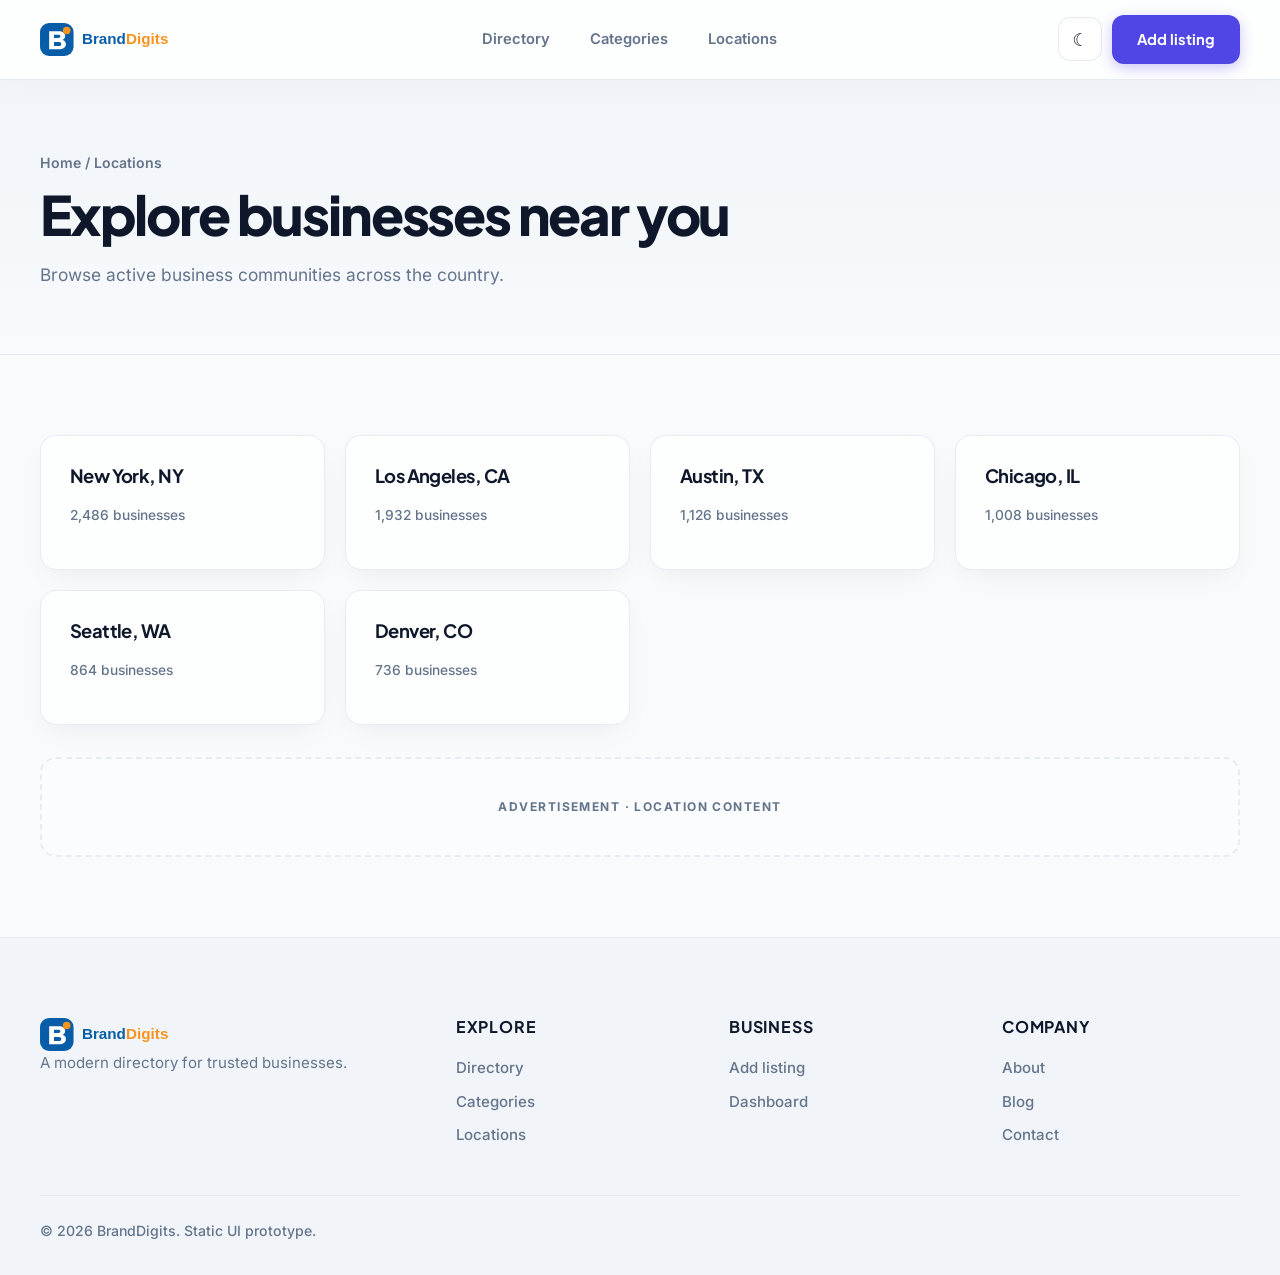
<file: locations.html>
<!doctype html>
<html lang="en">
  <head>
    <meta charset="utf-8" />
    <meta name="viewport" content="width=device-width,initial-scale=1" />
    <title>Locations | BrandDigits</title>
    <script src="assets/js/boot.js"></script>
    <link rel="stylesheet" href="assets/css/main.css" />
  </head>
  <body>
    <header class="site-header">
      <div class="container site-header__in">
        <a href="index.html"
          ><img class="logo" src="assets/images/logo.svg" alt="BrandDigits"
        /></a>
        <nav class="nav">
          <a href="listings.html">Directory</a
          ><a href="categories.html">Categories</a
          ><a href="locations.html">Locations</a>
        </nav>
        <div class="actions">
          <button class="icon-btn" data-theme-toggle>☾</button
          ><a class="btn btn-primary" href="submit-listing.html">Add listing</a>
        </div>
      </div>
    </header>
    <main>
      <section class="page-head">
        <div class="container">
          <div class="crumb">Home / Locations</div>
          <h1>Explore businesses near you</h1>
          <p class="muted">
            Browse active business communities across the country.
          </p>
        </div>
      </section>
      <section class="section">
        <div class="container">
          <div class="grid cards">
            <a class="card content"
              ><h3>New York, NY</h3>
              <p class="meta">2,486 businesses</p></a
            ><a class="card content"
              ><h3>Los Angeles, CA</h3>
              <p class="meta">1,932 businesses</p></a
            ><a class="card content"
              ><h3>Austin, TX</h3>
              <p class="meta">1,126 businesses</p></a
            ><a class="card content"
              ><h3>Chicago, IL</h3>
              <p class="meta">1,008 businesses</p></a
            ><a class="card content"
              ><h3>Seattle, WA</h3>
              <p class="meta">864 businesses</p></a
            ><a class="card content"
              ><h3>Denver, CO</h3>
              <p class="meta">736 businesses</p></a
            >
          </div>
          <div class="ad" style="margin-top: 2rem">
            Advertisement · Location content
          </div>
        </div>
      </section>
    </main>
    <footer class="footer">
      <div class="container">
        <div class="footer-grid">
          <div>
            <img class="logo" src="assets/images/logo.svg" alt="BrandDigits" />
            <p class="muted">A modern directory for trusted businesses.</p>
          </div>
          <div>
            <h3>Explore</h3>
            <div class="footer-links">
              <a href="listings.html">Directory</a>
              <a href="categories.html">Categories</a>
              <a href="locations.html">Locations</a>
            </div>
          </div>
          <div>
            <h3>Business</h3>
            <div class="footer-links">
              <a href="submit-listing.html">Add listing</a>
              <a href="dashboard.html">Dashboard</a>
            </div>
          </div>
          <div>
            <h3>Company</h3>
            <div class="footer-links">
              <a href="#">About</a>
              <a href="#">Blog</a>
              <a href="#">Contact</a>
            </div>
          </div>
        </div>
        <div class="copyright">© 2026 BrandDigits. Static UI prototype.</div>
      </div>
    </footer>

    <script type="module" src="assets/js/main.js"></script>
  </body>
</html>
</file>
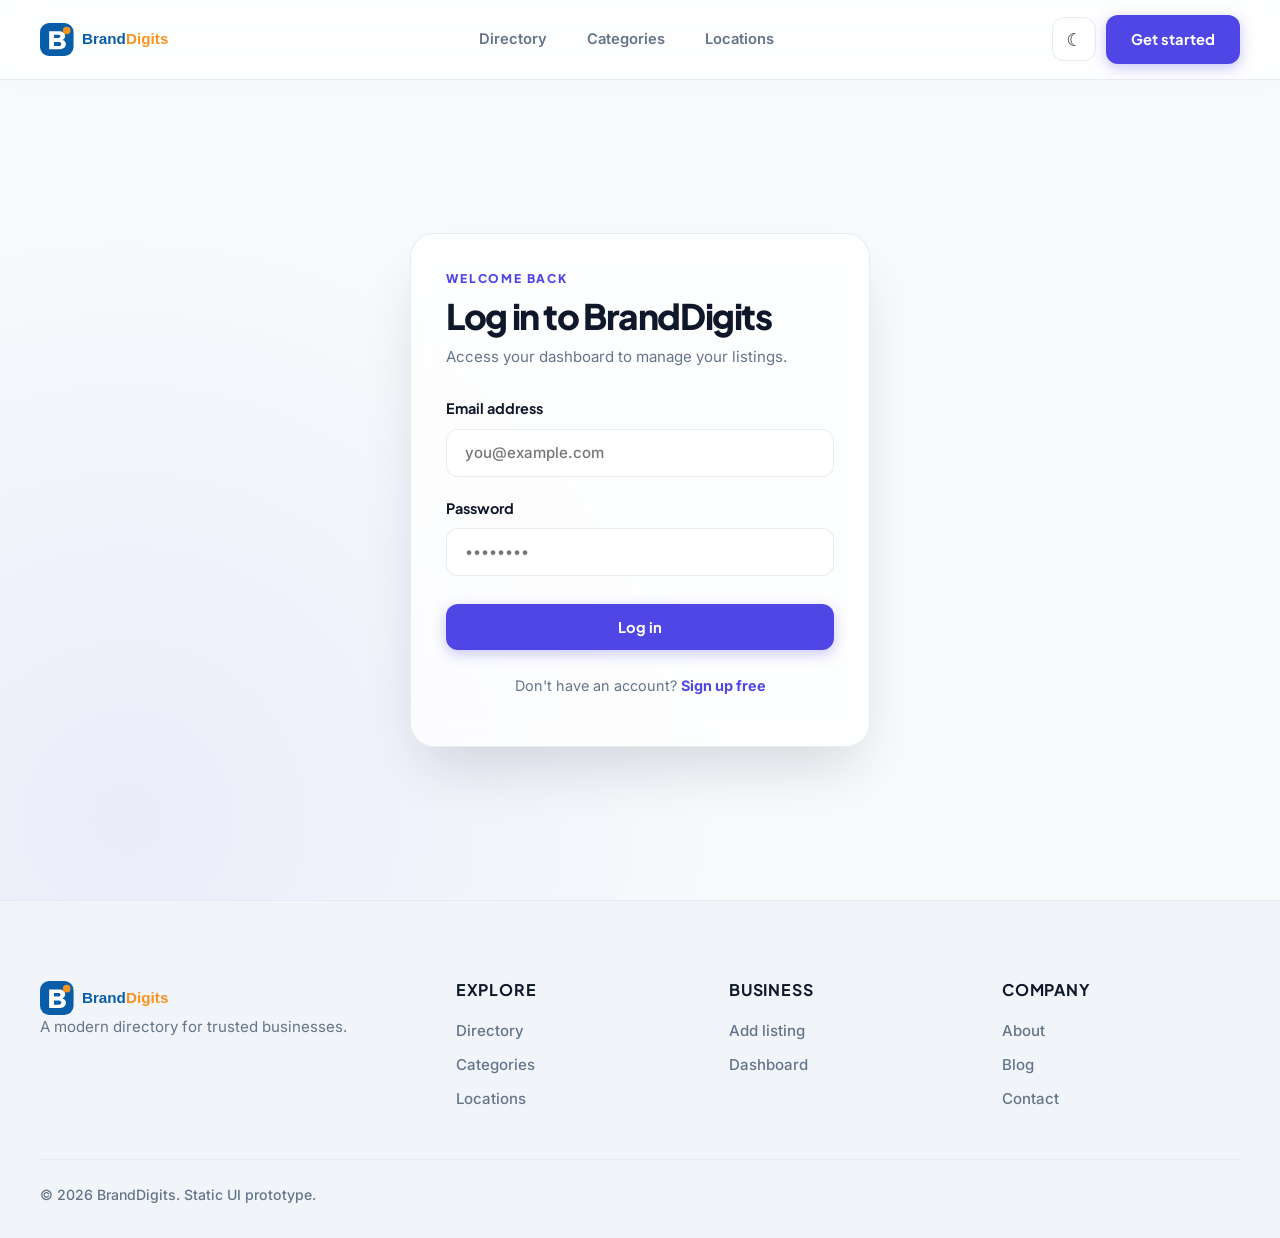
<file: login.html>
<!doctype html>
<html lang="en">
  <head>
    <meta charset="utf-8" />
    <meta name="viewport" content="width=device-width,initial-scale=1" />
    <meta
      name="description"
      content="Log in to your BrandDigits account to manage listings."
    />
    <title>Log In | BrandDigits</title>
    <script src="assets/js/boot.js"></script>
    <link rel="stylesheet" href="assets/css/main.css" />
  </head>
  <body>
    <a class="skip" href="#main">Skip to content</a>
    <header class="site-header">
      <div class="container site-header__in">
        <a href="index.html"
          ><img class="logo" src="assets/images/logo.svg" alt="BrandDigits"
        /></a>
        <nav class="nav" id="header-nav">
          <a href="listings.html">Directory</a>
          <a href="categories.html">Categories</a>
          <a href="locations.html">Locations</a>
        </nav>
        <div class="actions" id="header-actions">
          <button class="icon-btn" data-theme-toggle aria-label="Switch theme">
            ☾
          </button>
          <a class="btn btn-primary" href="register.html">Get started</a>
        </div>
      </div>
    </header>

    <main id="main">
      <section class="auth">
        <div class="card auth-card">
          <p class="eyebrow">Welcome back</p>
          <h1 style="font-size: 2.2rem; margin-bottom: 0.5rem">
            Log in to BrandDigits
          </h1>
          <p class="muted" style="margin-bottom: 1.8rem">
            Access your dashboard to manage your listings.
          </p>

          <div
            id="error-message"
            class="alert"
            style="
              display: none;
              background-color: rgba(239, 68, 68, 0.1);
              color: #ef4444;
              border-color: rgba(239, 68, 68, 0.15);
            "
          ></div>

          <form id="login-form" class="form-grid">
            <div class="form-group">
              <label for="email">Email address</label>
              <input
                type="email"
                id="email"
                class="field"
                placeholder="you@example.com"
                required
              />
            </div>
            <div class="form-group">
              <label for="password">Password</label>
              <input
                type="password"
                id="password"
                class="field"
                placeholder="••••••••"
                required
              />
            </div>
            <button
              type="submit"
              class="btn btn-primary btn-full"
              style="margin-top: 0.5rem"
            >
              Log in
            </button>
          </form>

          <p
            class="muted"
            style="margin-top: 1.5rem; text-align: center; font-size: 0.9rem"
          >
            Don't have an account?
            <a
              href="register.html"
              style="color: var(--primary); font-weight: 700"
              >Sign up free</a
            >
          </p>
        </div>
      </section>
    </main>

    <footer class="footer">
      <div class="container">
        <div class="footer-grid">
          <div>
            <img class="logo" src="assets/images/logo.svg" alt="BrandDigits" />
            <p class="muted">A modern directory for trusted businesses.</p>
          </div>
          <div>
            <h3>Explore</h3>
            <div class="footer-links">
              <a href="listings.html">Directory</a>
              <a href="categories.html">Categories</a>
              <a href="locations.html">Locations</a>
            </div>
          </div>
          <div>
            <h3>Business</h3>
            <div class="footer-links">
              <a href="submit-listing.html">Add listing</a>
              <a href="dashboard.html">Dashboard</a>
            </div>
          </div>
          <div>
            <h3>Company</h3>
            <div class="footer-links">
              <a href="#">About</a>
              <a href="#">Blog</a>
              <a href="#">Contact</a>
            </div>
          </div>
        </div>
        <div class="copyright">© 2026 BrandDigits. Static UI prototype.</div>
      </div>
    </footer>

    <script type="module">
      import { db } from "./assets/js/db.js";

      if (db.getCurrentUser()) {
        window.location.href = "dashboard.html";
      }

      const form = document.getElementById("login-form");
      const errorMsg = document.getElementById("error-message");

      form.addEventListener("submit", (e) => {
        e.preventDefault();
        const email = document.getElementById("email").value;
        const password = document.getElementById("password").value;

        try {
          db.loginUser(email, password);
          window.location.href = "dashboard.html";
        } catch (error) {
          errorMsg.textContent = error.message;
          errorMsg.style.display = "block";
        }
      });
    </script>
    <script type="module" src="assets/js/main.js"></script>
  </body>
</html>
</file>
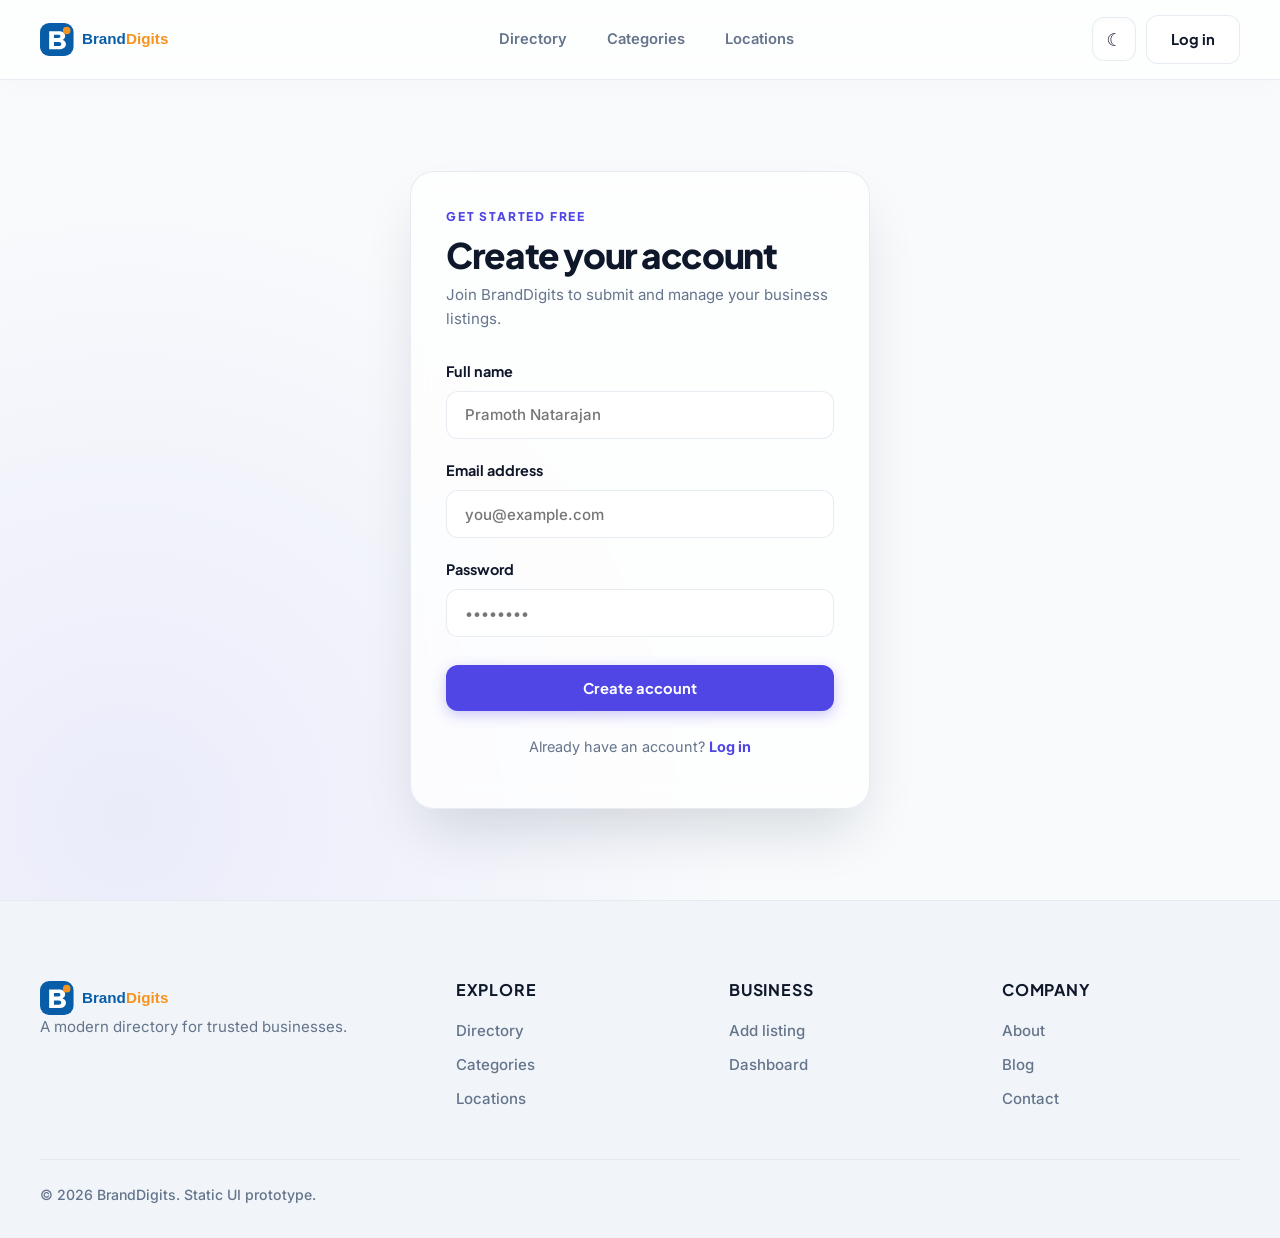
<file: register.html>
<!doctype html>
<html lang="en">
  <head>
    <meta charset="utf-8" />
    <meta name="viewport" content="width=device-width,initial-scale=1" />
    <meta
      name="description"
      content="Register a BrandDigits account to add your business profile."
    />
    <title>Sign Up | BrandDigits</title>
    <script src="assets/js/boot.js"></script>
    <link rel="stylesheet" href="assets/css/main.css" />
  </head>
  <body>
    <a class="skip" href="#main">Skip to content</a>
    <header class="site-header">
      <div class="container site-header__in">
        <a href="index.html"
          ><img class="logo" src="assets/images/logo.svg" alt="BrandDigits"
        /></a>
        <nav class="nav" id="header-nav">
          <a href="listings.html">Directory</a>
          <a href="categories.html">Categories</a>
          <a href="locations.html">Locations</a>
        </nav>
        <div class="actions" id="header-actions">
          <button class="icon-btn" data-theme-toggle aria-label="Switch theme">
            ☾
          </button>
          <a class="btn btn-ghost" href="login.html">Log in</a>
        </div>
      </div>
    </header>

    <main id="main">
      <section class="auth">
        <div class="card auth-card">
          <p class="eyebrow">Get started free</p>
          <h1 style="font-size: 2.2rem; margin-bottom: 0.5rem">
            Create your account
          </h1>
          <p class="muted" style="margin-bottom: 1.8rem">
            Join BrandDigits to submit and manage your business listings.
          </p>

          <div
            id="error-message"
            class="alert"
            style="
              display: none;
              background-color: rgba(239, 68, 68, 0.1);
              color: #ef4444;
              border-color: rgba(239, 68, 68, 0.15);
            "
          ></div>

          <form id="register-form" class="form-grid">
            <div class="form-group">
              <label for="name">Full name</label>
              <input
                type="text"
                id="name"
                class="field"
                placeholder="Pramoth Natarajan"
                required
              />
            </div>
            <div class="form-group">
              <label for="email">Email address</label>
              <input
                type="email"
                id="email"
                class="field"
                placeholder="you@example.com"
                required
              />
            </div>
            <div class="form-group">
              <label for="password">Password</label>
              <input
                type="password"
                id="password"
                class="field"
                placeholder="••••••••"
                minlength="6"
                required
              />
            </div>
            <button
              type="submit"
              class="btn btn-primary btn-full"
              style="margin-top: 0.5rem"
            >
              Create account
            </button>
          </form>

          <p
            class="muted"
            style="margin-top: 1.5rem; text-align: center; font-size: 0.9rem"
          >
            Already have an account?
            <a href="login.html" style="color: var(--primary); font-weight: 700"
              >Log in</a
            >
          </p>
        </div>
      </section>
    </main>

    <footer class="footer">
      <div class="container">
        <div class="footer-grid">
          <div>
            <img class="logo" src="assets/images/logo.svg" alt="BrandDigits" />
            <p class="muted">A modern directory for trusted businesses.</p>
          </div>
          <div>
            <h3>Explore</h3>
            <div class="footer-links">
              <a href="listings.html">Directory</a>
              <a href="categories.html">Categories</a>
              <a href="locations.html">Locations</a>
            </div>
          </div>
          <div>
            <h3>Business</h3>
            <div class="footer-links">
              <a href="submit-listing.html">Add listing</a>
              <a href="dashboard.html">Dashboard</a>
            </div>
          </div>
          <div>
            <h3>Company</h3>
            <div class="footer-links">
              <a href="#">About</a>
              <a href="#">Blog</a>
              <a href="#">Contact</a>
            </div>
          </div>
        </div>
        <div class="copyright">© 2026 BrandDigits. Static UI prototype.</div>
      </div>
    </footer>

    <script type="module">
      import { db } from "./assets/js/db.js";

      if (db.getCurrentUser()) {
        window.location.href = "dashboard.html";
      }

      const form = document.getElementById("register-form");
      const errorMsg = document.getElementById("error-message");

      form.addEventListener("submit", (e) => {
        e.preventDefault();
        const name = document.getElementById("name").value;
        const email = document.getElementById("email").value;
        const password = document.getElementById("password").value;

        try {
          db.registerUser(email, password, name);
          window.location.href = "dashboard.html";
        } catch (error) {
          errorMsg.textContent = error.message;
          errorMsg.style.display = "block";
        }
      });
    </script>
    <script type="module" src="assets/js/main.js"></script>
  </body>
</html>
</file>
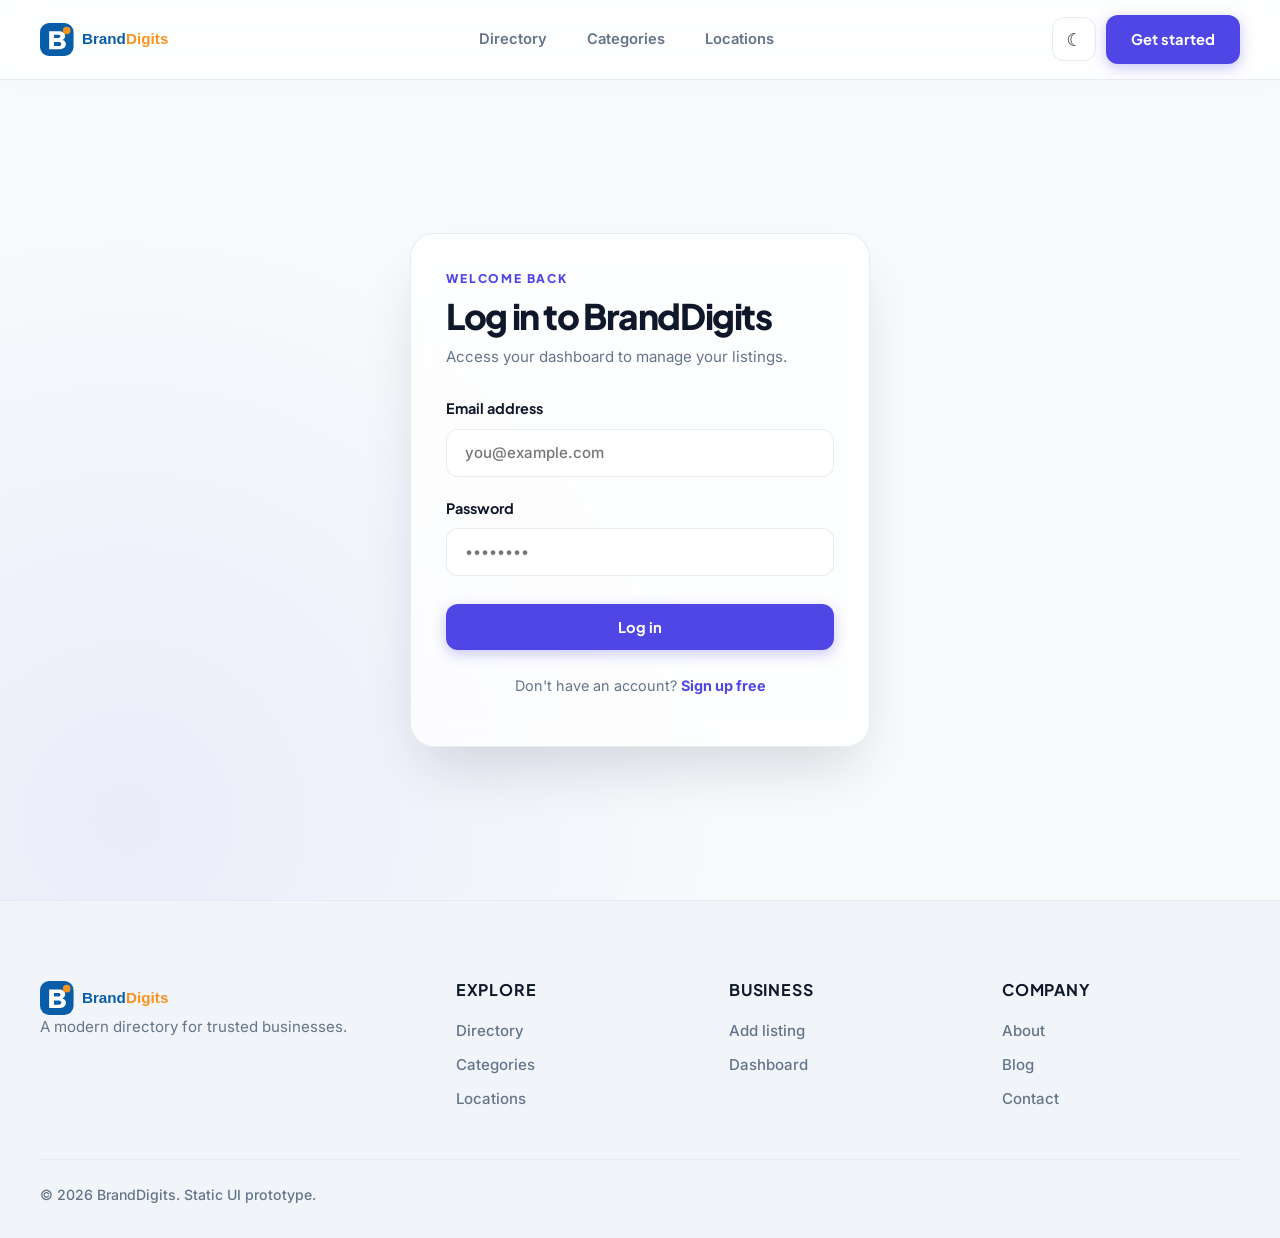
<file: submit-listing.html>
<!doctype html>
<html lang="en">
  <head>
    <meta charset="utf-8" />
    <meta name="viewport" content="width=device-width,initial-scale=1" />
    <meta
      name="description"
      content="Add or edit your business listing on BrandDigits."
    />
    <title>Submit Listing | BrandDigits</title>
    <script src="assets/js/boot.js"></script>
    <link rel="stylesheet" href="assets/css/main.css" />
  </head>
  <body>
    <a class="skip" href="#main">Skip to content</a>
    <header class="site-header">
      <div class="container site-header__in">
        <a href="index.html"
          ><img class="logo" src="assets/images/logo.svg" alt="BrandDigits"
        /></a>
        <nav class="nav" id="header-nav">
          <a href="listings.html">Directory</a>
          <a href="categories.html">Categories</a>
          <a href="locations.html">Locations</a>
        </nav>
        <div class="actions" id="header-actions">
          <button class="icon-btn" data-theme-toggle aria-label="Switch theme">
            ☾
          </button>
          <span
            id="user-profile"
            class="muted"
            style="display: none; font-weight: 700"
          ></span>
          <a class="btn btn-ghost" href="dashboard.html">Dashboard</a>
          <button id="logout-btn" class="btn btn-small btn-ghost">
            Log out
          </button>
        </div>
      </div>
    </header>

    <main id="main">
      <section class="page-head">
        <div class="container">
          <div class="crumb">
            <a href="index.html">Home</a> /
            <a href="dashboard.html">Dashboard</a> / Submit
          </div>
          <h1 id="page-title">Add your business</h1>
          <p class="muted">
            Create an authoritative listing and get discovered by thousands of
            customers daily.
          </p>
        </div>
      </section>

      <section class="section">
        <div class="container" style="max-width: 800px">
          <div class="steps">
            <div class="step active" data-step>1. Info</div>
            <div class="step" data-step>2. Details</div>
            <div class="step" data-step>3. Contact</div>
            <div class="step" data-step>4. Confirm</div>
          </div>

          <form id="submit-listing-form" class="card content form-grid">
            <input type="hidden" id="listing-id" />

            <div class="form-step active" data-form-step>
              <h2 style="font-size: 1.4rem; margin-bottom: 1.25rem">
                General business information
              </h2>
              <div class="form-grid">
                <div class="form-group">
                  <label for="title">Business Name</label>
                  <input
                    type="text"
                    id="title"
                    class="field"
                    placeholder="e.g. Acme Tech Solutions"
                    required
                  />
                </div>
                <div class="form-group">
                  <label for="category">Category</label>
                  <select id="category" class="select" required>
                    <option value="">Select a category</option>
                    <option value="Technology">Technology</option>
                    <option value="Marketing">Marketing</option>
                    <option value="Healthcare">Healthcare</option>
                    <option value="Home Services">Home Services</option>
                    <option value="Accounting">Accounting</option>
                    <option value="Legal Services">Legal Services</option>
                    <option value="Food & Dining">Food & Dining</option>
                    <option value="Finance">Finance</option>
                  </select>
                </div>
                <div class="form-group">
                  <label for="location">Location (City)</label>
                  <select id="location" class="select" required>
                    <option value="">Select city</option>
                    <option value="New York">New York</option>
                    <option value="Austin">Austin</option>
                    <option value="San Francisco">San Francisco</option>
                    <option value="Denver">Denver</option>
                    <option value="Chicago">Chicago</option>
                    <option value="Portland">Portland</option>
                  </select>
                </div>
                <div class="form-group">
                  <label for="description"
                    >Short Description (Cards view)</label
                  >
                  <input
                    type="text"
                    id="description"
                    class="field"
                    placeholder="One-line snippet of what you do"
                    maxlength="100"
                    required
                  />
                </div>
              </div>
              <div class="form-actions">
                <span></span>
                <button type="button" class="btn btn-primary" data-next>
                  Next step
                </button>
              </div>
            </div>

            <div class="form-step" data-form-step>
              <h2 style="font-size: 1.4rem; margin-bottom: 1.25rem">
                Tell us more about your business
              </h2>
              <div class="form-grid">
                <div class="form-group">
                  <label for="details"
                    >Full business description (About section)</label
                  >
                  <textarea
                    id="details"
                    class="textarea"
                    placeholder="Tell potential clients what makes your service stand out..."
                    required
                  ></textarea>
                </div>
                <div class="form-group">
                  <label for="address">Physical Address</label>
                  <input
                    type="text"
                    id="address"
                    class="field"
                    placeholder="e.g. 100 Main St, Austin, TX"
                    required
                  />
                </div>
              </div>
              <div class="form-actions">
                <button type="button" class="btn btn-ghost" data-back>
                  Back
                </button>
                <button type="button" class="btn btn-primary" data-next>
                  Next step
                </button>
              </div>
            </div>

            <div class="form-step" data-form-step>
              <h2 style="font-size: 1.4rem; margin-bottom: 1.25rem">
                Contact & Web information
              </h2>
              <div class="form-grid">
                <div class="form-group">
                  <label for="phone">Phone Number</label>
                  <input
                    type="tel"
                    id="phone"
                    class="field"
                    placeholder="e.g. (512) 555-0100"
                    required
                  />
                </div>
                <div class="form-group">
                  <label for="email">Public Contact Email</label>
                  <input
                    type="email"
                    id="email"
                    class="field"
                    placeholder="contact@yourbusiness.com"
                    required
                  />
                </div>
                <div class="form-group">
                  <label for="website">Website Link</label>
                  <input
                    type="url"
                    id="website"
                    class="field"
                    placeholder="https://yourbusiness.com"
                    required
                  />
                </div>
              </div>
              <div class="form-actions">
                <button type="button" class="btn btn-ghost" data-back>
                  Back
                </button>
                <button type="button" class="btn btn-primary" data-next>
                  Next step
                </button>
              </div>
            </div>

            <div class="form-step" data-form-step>
              <h2 style="font-size: 1.4rem; margin-bottom: 1.25rem">
                Ready to publish
              </h2>
              <p class="muted">
                By publishing this listing, you confirm that you represent this
                business. Premium listing upgrades and reviews are moderated. No
                images are needed for active directory listings.
              </p>

              <div class="form-group" style="margin-top: 1.25rem">
                <label for="badge">Select Badge tier</label>
                <select id="badge" class="select">
                  <option value="Verified">
                    Verified listing (Standard Free)
                  </option>
                  <option value="Featured">
                    Featured listing (High ranking)
                  </option>
                  <option value="Premium">
                    Premium listing (Sunset Amber rank glow)
                  </option>
                </select>
              </div>

              <div class="form-actions" style="margin-top: 2rem">
                <button type="button" class="btn btn-ghost" data-back>
                  Back
                </button>
                <button type="submit" class="btn btn-accent" id="submit-btn">
                  Publish listing
                </button>
              </div>
            </div>
          </form>
        </div>
      </section>
    </main>

    <footer class="footer">
      <div class="container">
        <div class="footer-grid">
          <div>
            <img class="logo" src="assets/images/logo.svg" alt="BrandDigits" />
            <p class="muted">A modern directory for trusted businesses.</p>
          </div>
          <div>
            <h3>Explore</h3>
            <div class="footer-links">
              <a href="listings.html">Directory</a>
              <a href="categories.html">Categories</a>
              <a href="locations.html">Locations</a>
            </div>
          </div>
          <div>
            <h3>Business</h3>
            <div class="footer-links">
              <a href="submit-listing.html">Add listing</a>
              <a href="dashboard.html">Dashboard</a>
            </div>
          </div>
          <div>
            <h3>Company</h3>
            <div class="footer-links">
              <a href="#">About</a>
              <a href="#">Blog</a>
              <a href="#">Contact</a>
            </div>
          </div>
        </div>
        <div class="copyright">© 2026 BrandDigits. Static UI prototype.</div>
      </div>
    </footer>

    <script type="module">
      import { db } from "./assets/js/db.js";

      const user = db.getCurrentUser();
      if (!user) {
        window.location.href = "login.html";
      } else {
        const profileEl = document.getElementById("user-profile");
        profileEl.textContent = user.name;
        profileEl.style.display = "inline";
      }

      document.getElementById("logout-btn").addEventListener("click", () => {
        db.logout();
        window.location.href = "index.html";
      });

      const urlParams = new URLSearchParams(window.location.search);
      const editId = urlParams.get("id");

      if (editId) {
        const listing = db.getListing(editId);
        if (listing) {
          if (
            listing.author !== user.email &&
            user.email !== "admin@branddigits.com"
          ) {
            window.location.href = "dashboard.html";
          }

          document.getElementById("page-title").textContent =
            "Edit your business listing";
          document.getElementById("submit-btn").textContent = "Save changes";

          document.getElementById("listing-id").value = listing.id;
          document.getElementById("title").value = listing.title;
          document.getElementById("category").value = listing.category;
          document.getElementById("location").value = listing.location;
          document.getElementById("description").value = listing.description;
          document.getElementById("details").value = listing.details;
          document.getElementById("address").value = listing.address;
          document.getElementById("phone").value = listing.phone || "";
          document.getElementById("email").value = listing.email || "";
          document.getElementById("website").value = listing.website || "";
          document.getElementById("badge").value = listing.badge || "Verified";
        }
      }

      const form = document.getElementById("submit-listing-form");
      form.addEventListener("submit", (e) => {
        e.preventDefault();

        const listingData = {
          id: document.getElementById("listing-id").value || null,
          title: document.getElementById("title").value,
          category: document.getElementById("category").value,
          location: document.getElementById("location").value,
          description: document.getElementById("description").value,
          details: document.getElementById("details").value,
          address: document.getElementById("address").value,
          phone: document.getElementById("phone").value,
          email: document.getElementById("email").value,
          website: document.getElementById("website").value,
          badge: document.getElementById("badge").value,
        };

        db.saveListing(listingData);
        window.location.href = "dashboard.html";
      });
    </script>
    <script type="module" src="assets/js/forms.js"></script>
    <script type="module" src="assets/js/main.js"></script>
  </body>
</html>
</file>
<file: assets/css/main.css>
@import url('./base/fonts.css');
@import url('./base/tokens.css');
@import url('./base/reset.css');
@import url('./base/animations.css');
@import url('./layout/utilities.css');
@import url('./components/navigation.css');
@import url('./components/buttons.css');
@import url('./components/hero.css');
@import url('./components/cards.css');
@import url('./components/categories.css');
@import url('./components/stats.css');
@import url('./components/content.css');
@import url('./pages/directory.css');
@import url('./pages/listing-detail.css');
@import url('./pages/forms.css');
@import url('./pages/auth.css');
@import url('./pages/dashboard.css');
@import url('./components/footer.css');
@import url('./layout/responsive.css');
</file>
